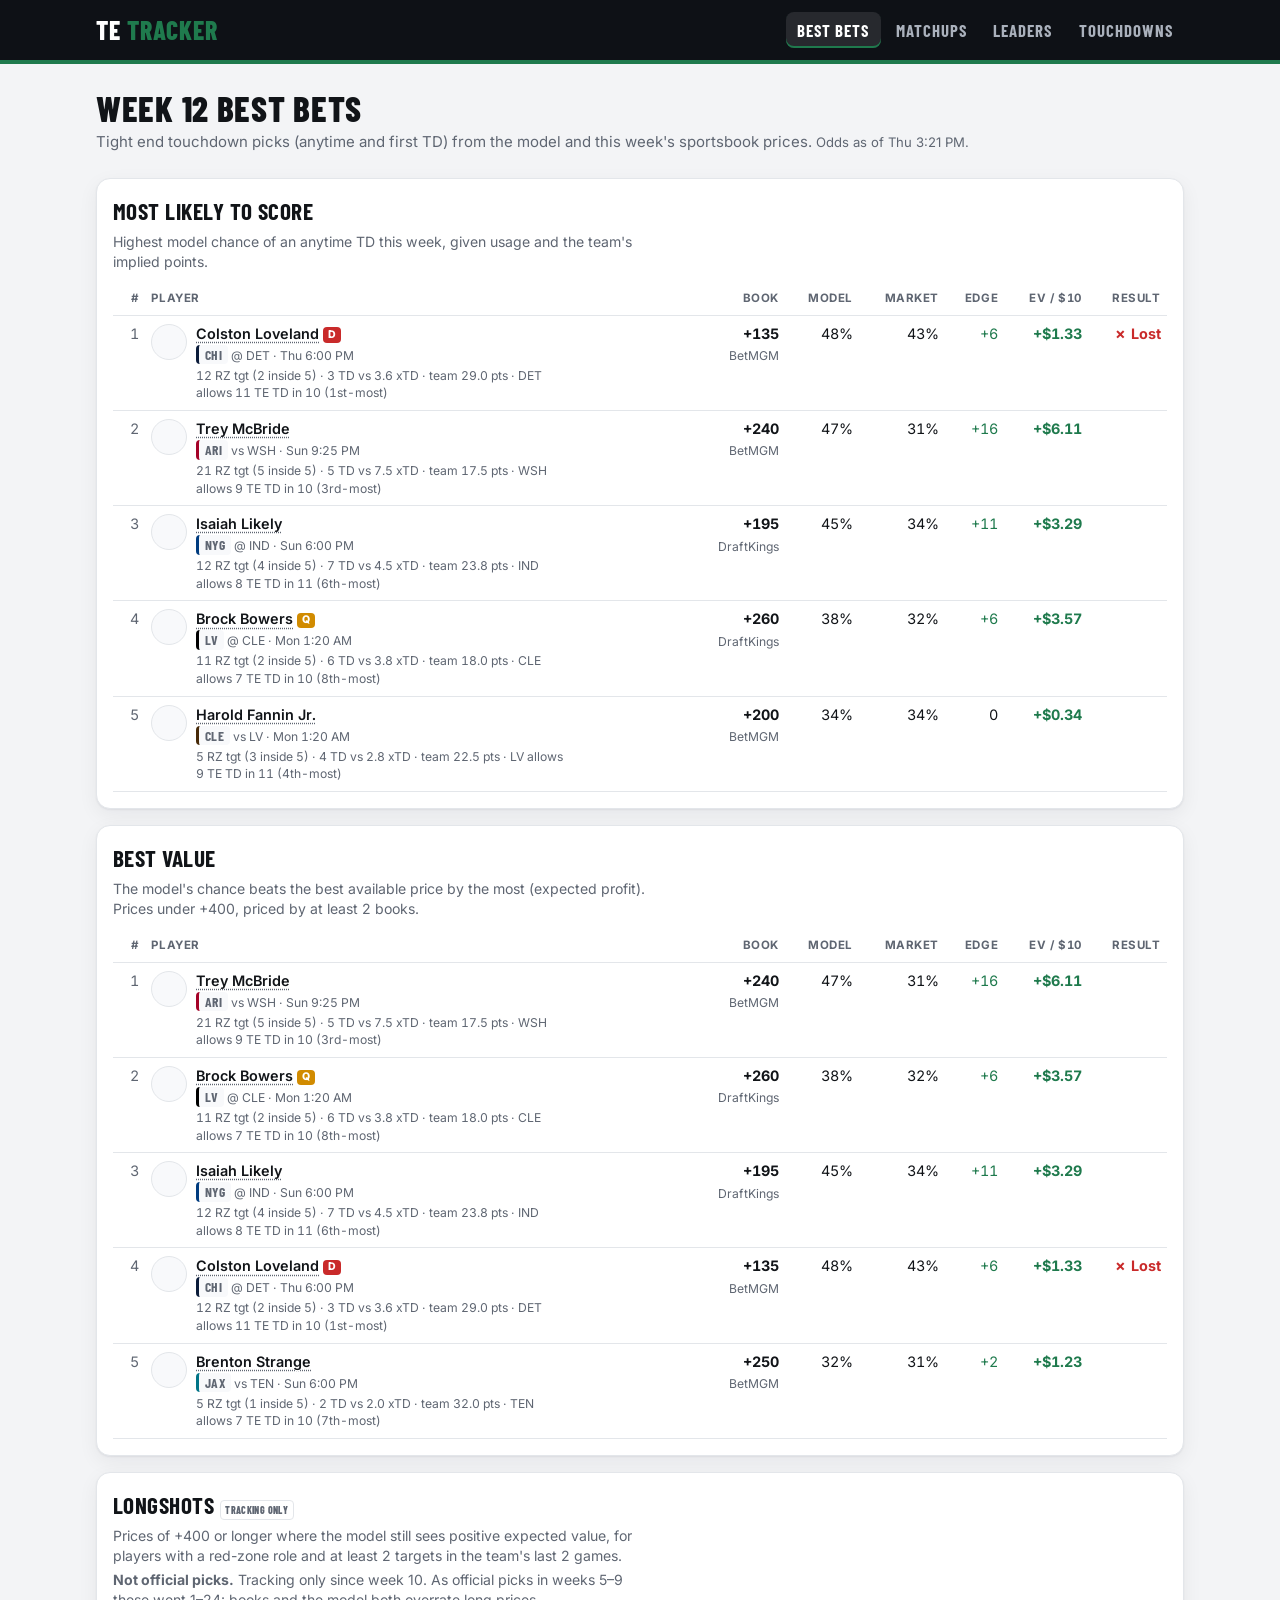
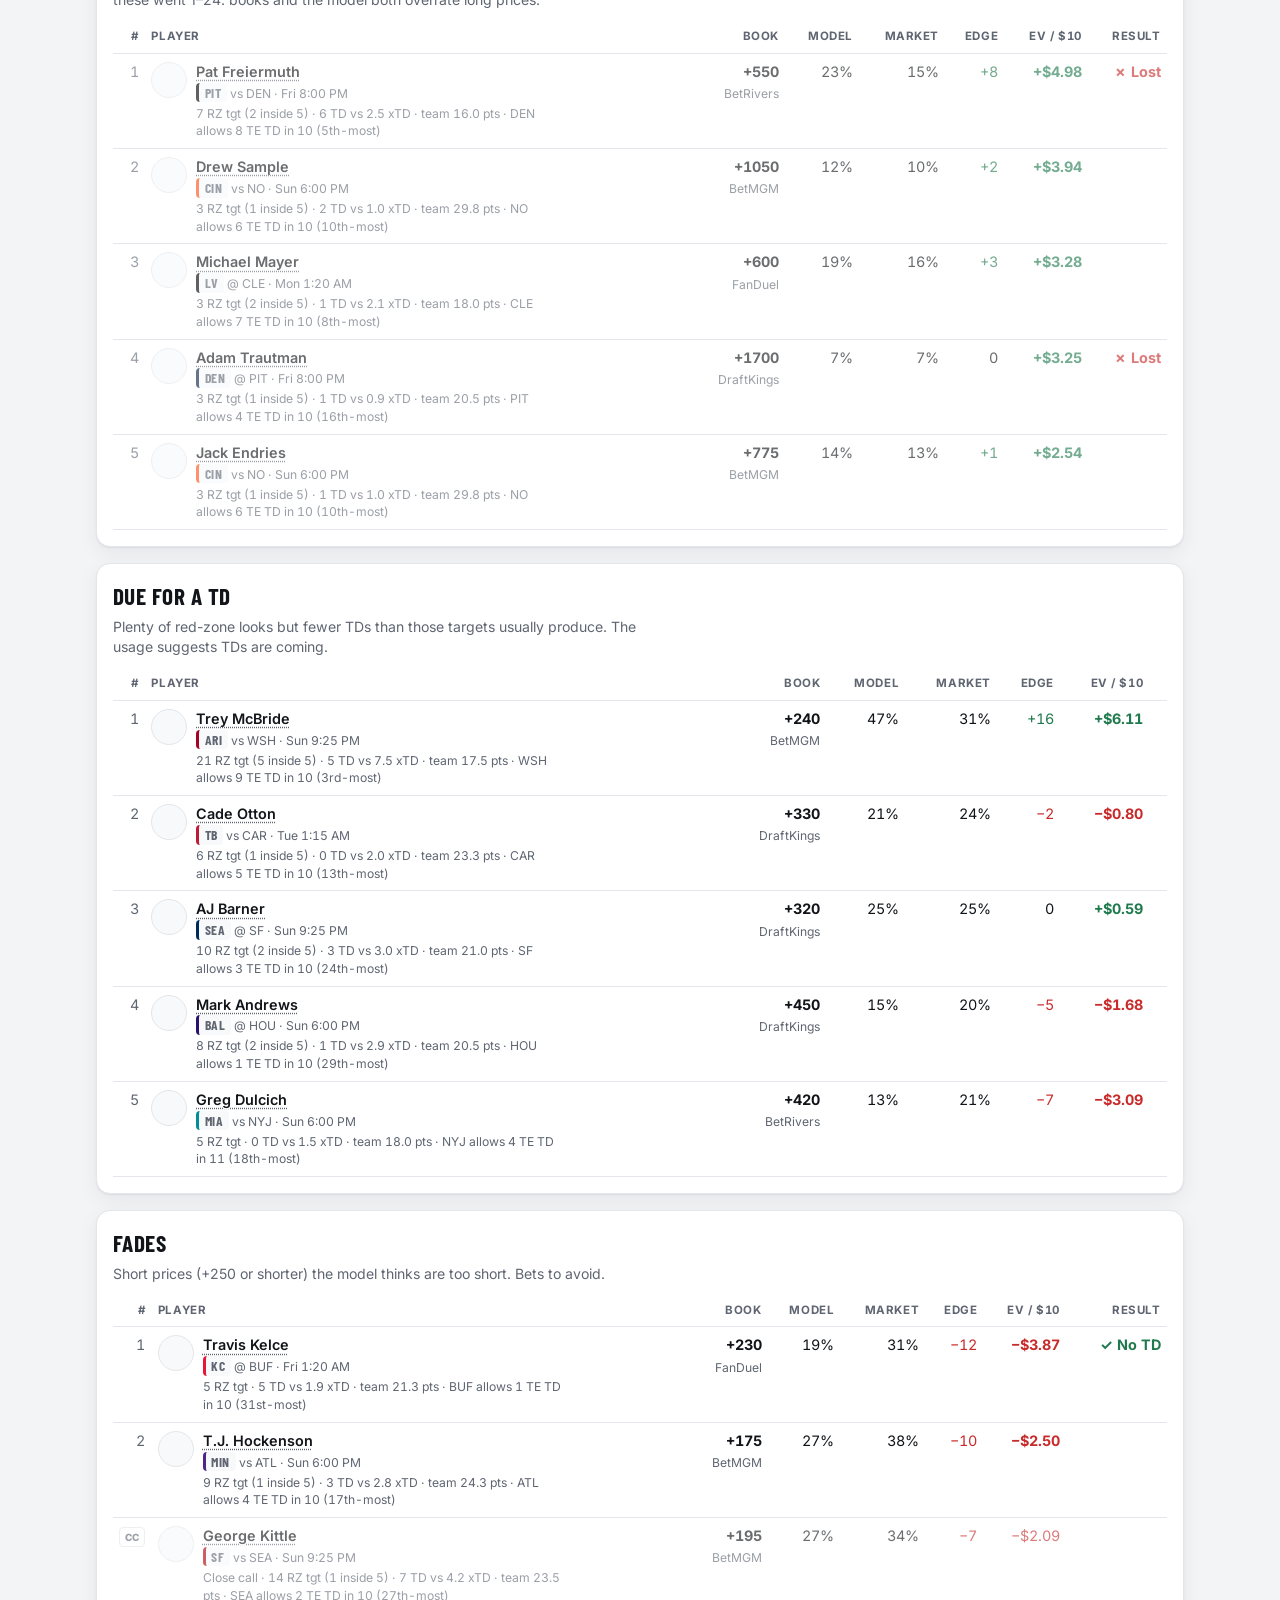
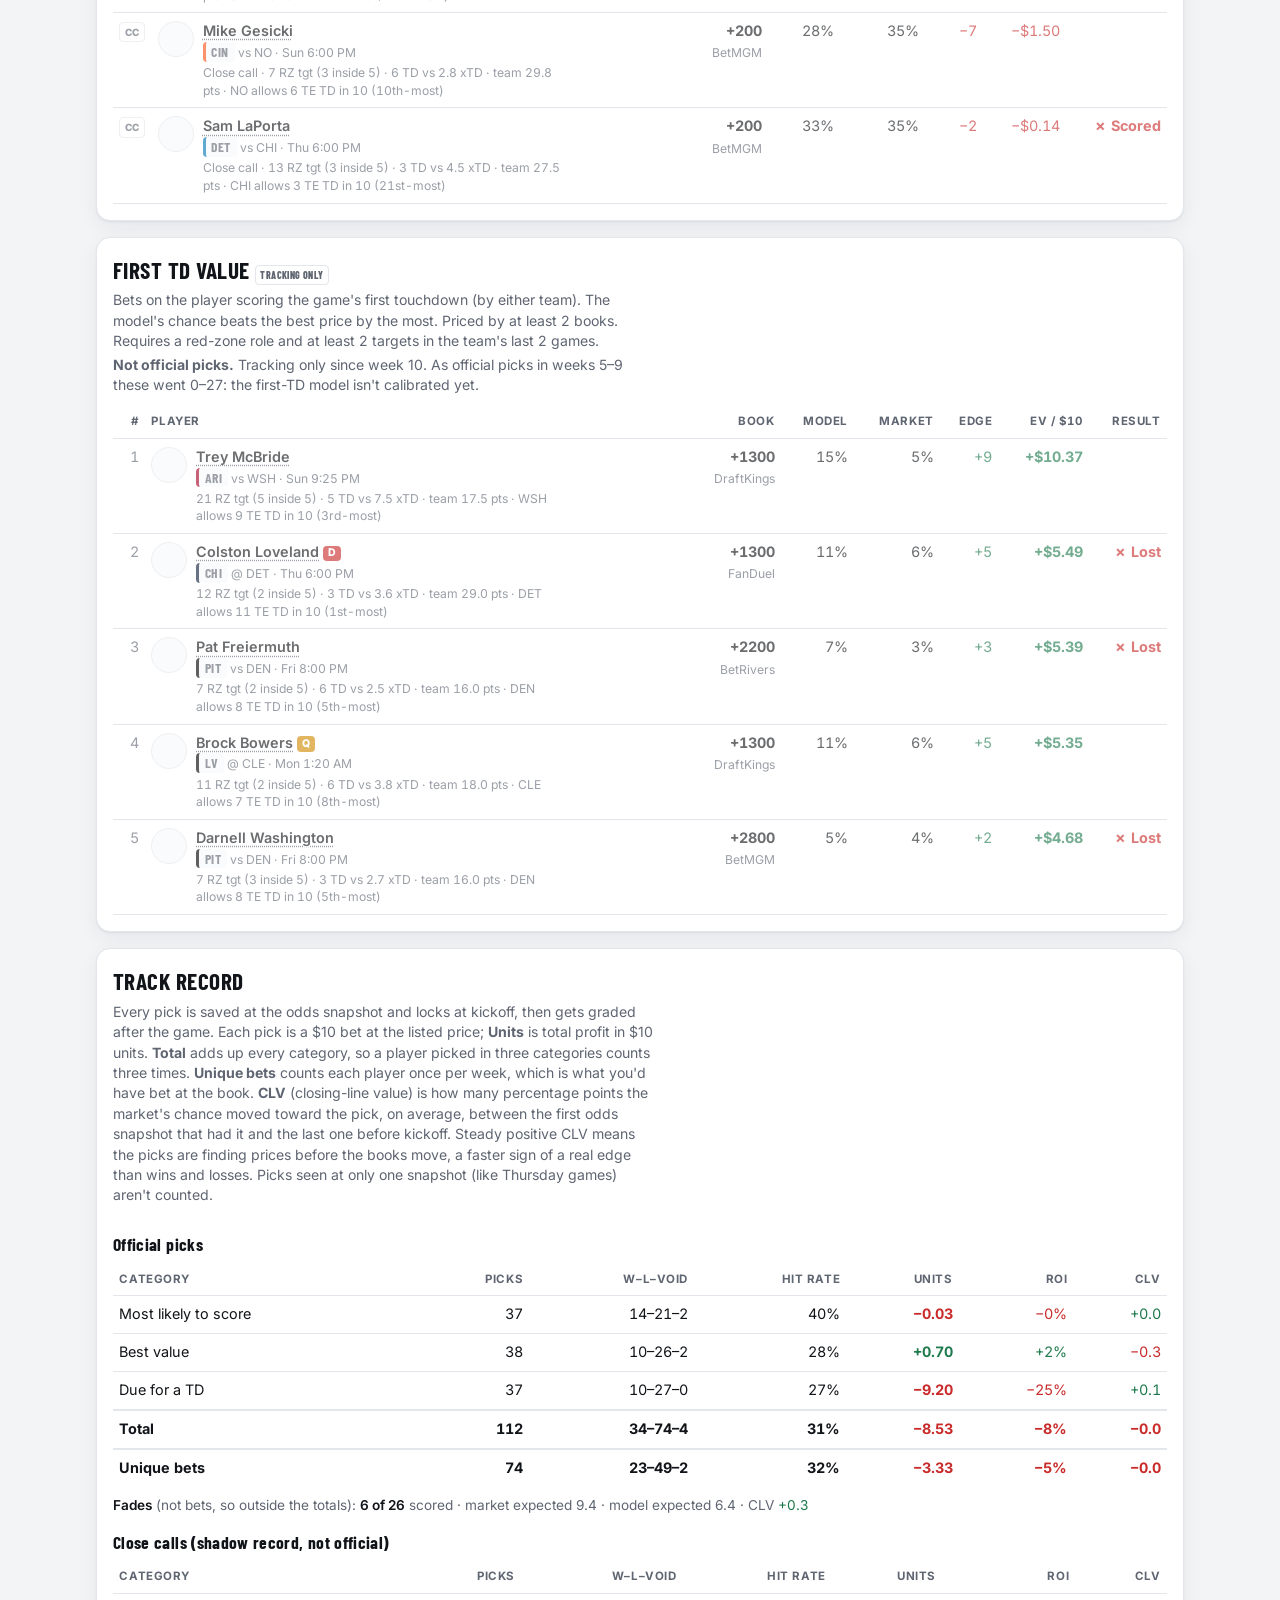
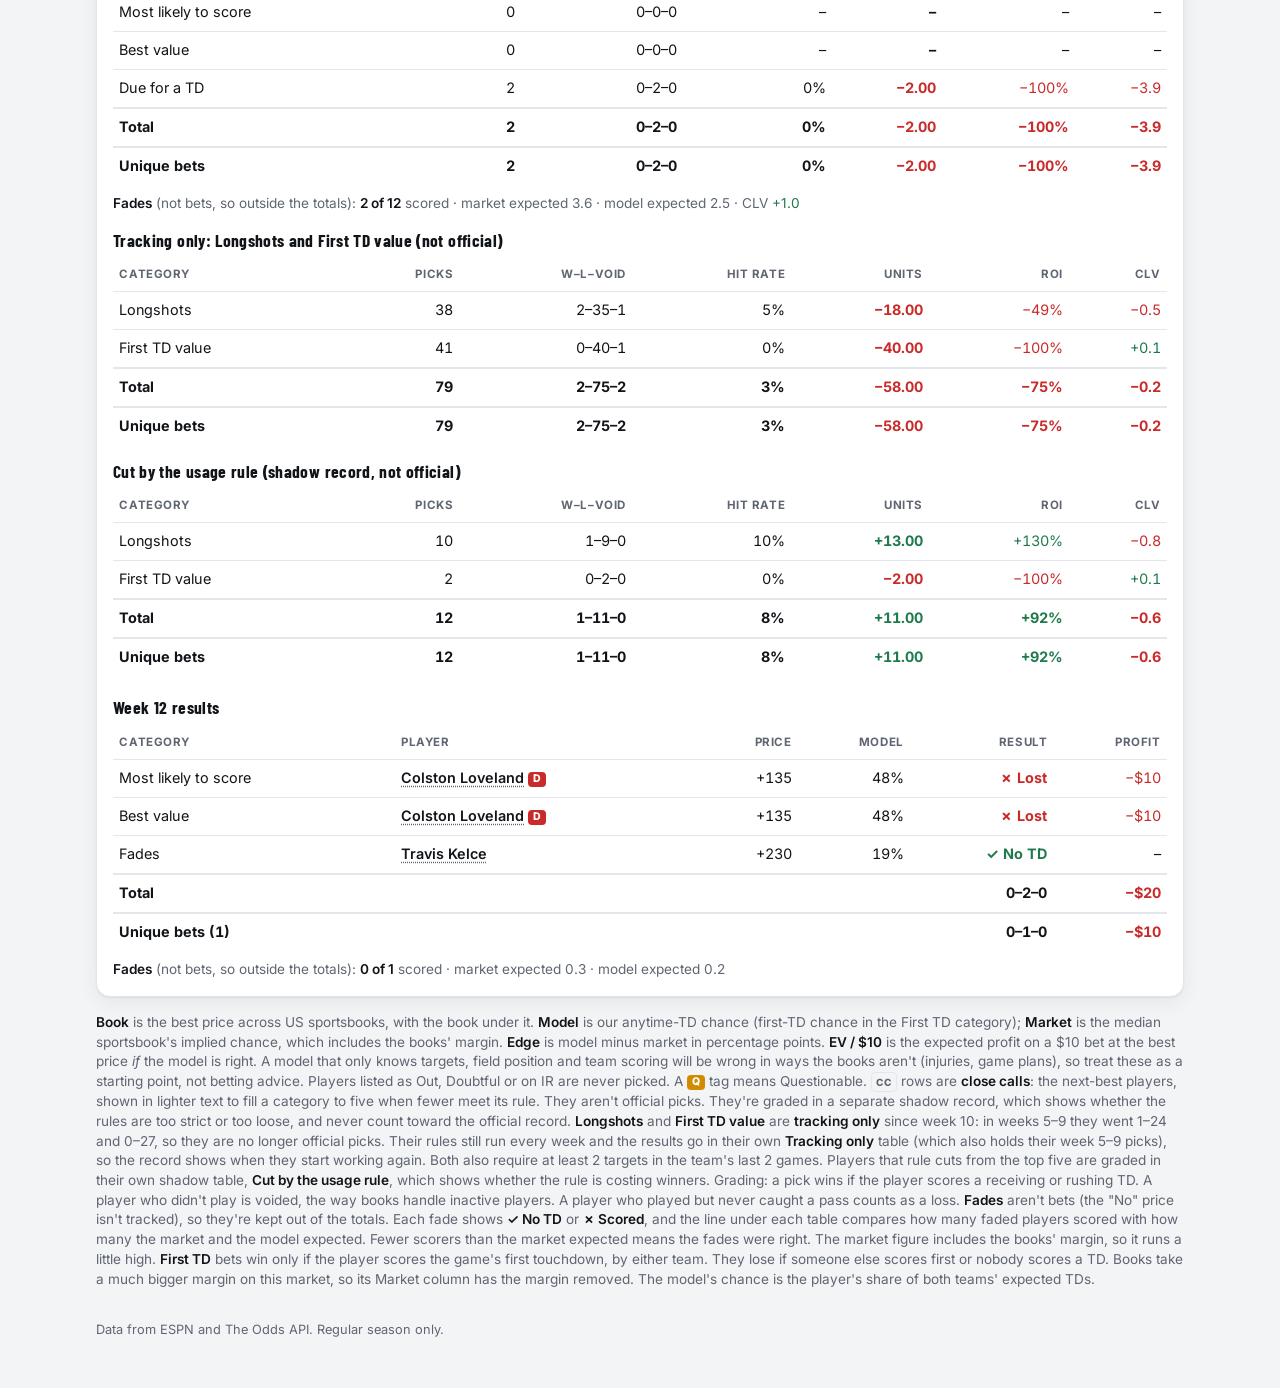
<file: index.html>
<!doctype html>
<html lang="en">
<head>
  <meta charset="utf-8">
  <meta name="viewport" content="width=device-width, initial-scale=1">
  <title>Best Bets — TE Tracker</title>
  <meta name="description" content="This week's tight end touchdown bets: best value, longshots, due for a TD, fades, and how past picks did.">
  <link rel="preconnect" href="https://fonts.googleapis.com">
  <link rel="preconnect" href="https://fonts.gstatic.com" crossorigin>
  <link rel="stylesheet" href="https://fonts.googleapis.com/css2?family=Barlow+Condensed:wght@600;700;800&family=Inter:wght@400;500;600;700&display=swap">
  <link rel="stylesheet" href="style.css?v=151af41d">
  <script>
    // Matchups was the home page briefly; forward its old ?open= links.
    if (new URLSearchParams(location.search).has("open")) location.replace("matchups.html" + location.search);
  </script>
</head>
<body>
  <header class="topbar">
    <div class="wrap">
      <a class="wordmark" href="./">TE <span>Tracker</span></a>
      <nav class="tabs">
        <a href="./" aria-current="page">Best Bets</a>
        <a href="matchups.html">Matchups</a>
        <a href="leaders.html">Leaders</a>
        <a href="touchdowns.html">Touchdowns</a>
      </nav>
    </div>
  </header>

  <main class="wrap">
    <div class="page-head">
      <h1 id="title">Best bets</h1>
      <p class="sub">Tight end touchdown picks (anytime and first TD) from the model and this week's sportsbook prices. <span class="updated" id="asof"></span></p>
    </div>
    <div id="status" hidden></div>
    <div class="banner" id="banner" hidden></div>

    <div id="cats" class="bets"></div>

    <section class="card" id="record-card">
      <div class="cat-head">
        <div>
          <h2>Track record</h2>
          <p>Every pick is saved at the odds snapshot and locks at kickoff, then gets graded after the game. Each pick is a $10 bet at the listed price; <b>Units</b> is total profit in $10 units. <b>Total</b> adds up every category, so a player picked in three categories counts three times. <b>Unique bets</b> counts each player once per week, which is what you'd have bet at the book. <b>CLV</b> (closing-line value) is how many percentage points the market's chance moved toward the pick, on average, between the first odds snapshot that had it and the last one before kickoff. Steady positive CLV means the picks are finding prices before the books move, a faster sign of a real edge than wins and losses. Picks seen at only one snapshot (like Thursday games) aren't counted.</p>
        </div>
      </div>
      <div class="table-wrap tight" style="margin-top:.75rem"><div id="record"></div></div>
      <div id="recent"></div>
    </section>

    <p class="note">
      <b>Book</b> is the best price across US sportsbooks, with the book under it. <b>Model</b> is our anytime-TD chance (first-TD chance in the First TD category); <b>Market</b> is the median sportsbook's implied chance, which includes the books' margin.
      <b>Edge</b> is model minus market in percentage points. <b>EV / $10</b> is the expected profit on a $10 bet at the best price
      <i>if</i> the model is right. A model that only knows targets, field position and team scoring will be wrong in ways the books
      aren't (injuries, game plans), so treat these as a starting point, not betting advice. Players listed as Out, Doubtful or on IR are
      never picked. A <span class="inj q">Q</span> tag means Questionable.
      <span class="cc">CC</span> rows are <b>close calls</b>: the next-best players, shown in lighter text to fill a category to five when
      fewer meet its rule. They aren't official picks. They're graded in a separate shadow record, which shows whether
      the rules are too strict or too loose, and never count toward the official record.
      <b>Longshots</b> and <b>First TD value</b> are <b>tracking only</b> since week 10: in weeks 5–9 they went 1–24 and 0–27, so they
      are no longer official picks. Their rules still run every week and the results go in their own <b>Tracking only</b> table
      (which also holds their week 5–9 picks), so the record shows when they start working again.
      Both also require at least 2 targets in the team's last 2 games. Players that rule cuts from the
      top five are graded in their own shadow table, <b>Cut by the usage rule</b>, which shows whether the rule is costing winners.
      Grading: a pick wins if the player scores a receiving or rushing TD. A player who didn't play is voided, the way books handle
      inactive players. A player who played but never caught a pass counts as a loss.
      <b>Fades</b> aren't bets (the "No" price isn't tracked), so they're kept out of the totals. Each fade shows <b>✓ No TD</b> or
      <b>✗ Scored</b>, and the line under each table compares how many faded players scored with how many the market and the model
      expected. Fewer scorers than the market expected means the fades were right. The market figure includes the books' margin, so
      it runs a little high.
      <b>First TD</b> bets win only if the player scores the game's first touchdown, by either team. They lose if someone else scores first
      or nobody scores a TD. Books take a much bigger margin on this market, so its Market column has the margin removed. The model's chance
      is the player's share of both teams' expected TDs.
    </p>
    <footer>Data from ESPN and The Odds API. Regular season only.</footer>
  </main>

  <script src="model.js?v=3830f7f6"></script>
  <script src="common.js?v=7c817432"></script>
  <script>
    const $ = (id) => document.getElementById(id);
    let data, picksStore = null;

    // Bet size shown on the page. Picks store ev and profit per $100, so they're scaled at display time.
    const STAKE = 10;
    const dollars = (per100) => {
      const v = Math.abs(per100 * STAKE / 100);
      return `$${Number.isInteger(Math.round(v * 100) / 100) ? Math.round(v) : v.toFixed(2)}`;
    };
    const evText = (ev) => (ev == null ? "–" : signed(ev, dollars(ev)));
    // Fades aren't bets, so they read as what happened to the player rather than Won / Lost.
    const resultText = (r, cat) =>
      r === "won" ? `<span class="result pos">✓ ${cat === "fade" ? "No TD" : "Won"}</span>` : r === "lost" ? `<span class="result neg">✗ ${cat === "fade" ? "Scored" : "Lost"}</span>` : r === "void" ? `<span class="result muted">Void</span>` : "";

    function pickRow(p, i) {
      if (p.close) return closeRow(p);
      // Tracking-only picks keep their rank but read lighter, like close calls: they aren't official.
      const player = data.players[p.playerId];
      const a = { id: p.playerId, player: player ?? { name: p.name } };
      const when = new Date(p.kickoff).toLocaleString(undefined, { weekday: "short", hour: "numeric", minute: "2-digit" });
      return `<tr${p.tracking ? ` class="close"` : ""}>
        <td class="rank">${i + 1}</td>
        <td class="l"><div class="who">${headshot(player, 36)}<div>${playerLink(a)} <small>${teamChip(data, p.team)} ${p.home ? "vs" : "@"} ${esc(p.opp)} · ${esc(when)}</small><span class="why">${esc(p.why ?? "")}</span></div></div></td>
        <td class="key">${p.price != null ? americanText(p.price) : `<span class="muted">no line</span>`}${p.book ? `<small class="why" style="max-width:none">${esc(p.book)}</small>` : ""}</td>
        <td>${fmt.pct0(p.modelProb)}</td>
        <td>${fmt.pct0(p.marketProb)}</td>
        <td>${p.marketProb != null ? edgeCell(p.modelProb, p.marketProb) : `<span class="muted">–</span>`}</td>
        <td class="key">${evText(p.ev)}</td>
        <td>${resultText(p.result, p.cat)}</td>
      </tr>`;
    }

    // Next-best players that miss the category's rule: shown to fill the list, never recorded or graded.
    function closeRow(p) {
      const player = data.players[p.playerId];
      const a = { id: p.playerId, player: player ?? { name: p.name } };
      const when = new Date(p.kickoff).toLocaleString(undefined, { weekday: "short", hour: "numeric", minute: "2-digit" });
      return `<tr class="close">
        <td class="rank"><span class="cc">CC</span></td>
        <td class="l"><div class="who">${headshot(player, 36)}<div>${playerLink(a)} <small>${teamChip(data, p.team)} ${p.home ? "vs" : "@"} ${esc(p.opp)} · ${esc(when)}</small><span class="why">Close call · ${esc(p.why ?? "")}</span></div></div></td>
        <td class="key">${p.price != null ? americanText(p.price) : "–"}${p.book ? `<small class="why" style="max-width:none">${esc(p.book)}</small>` : ""}</td>
        <td>${fmt.pct0(p.modelProb)}</td><td>${fmt.pct0(p.marketProb)}</td>
        <td>${p.marketProb != null ? edgeCell(p.modelProb, p.marketProb) : "–"}</td><td>${evText(p.ev)}</td><td>${resultText(p.result, p.cat)}</td>
      </tr>`;
    }

    function renderCats(week, picks, source, close) {
      $("cats").innerHTML = BET_CATEGORIES.map((c) => {
        const real = picks.filter((p) => p.cat === c.key && !p.shadow);
        const ids = new Set(real.map((p) => p.playerId));
        const savedClose = picks.filter((p) => p.cat === c.key && p.shadow && !p.excluded);
        const pool = source === "saved" ? savedClose : close[c.key] ?? [];
        const fill = pool.filter((p) => !ids.has(p.playerId)).slice(0, Math.max(0, PICKS_PER_CATEGORY - real.length));
        // A paused category shows the picks its rule would make, marked tracking only, with no close calls.
        const tracked = picks.filter((p) => p.cat === c.key && p.excluded === "paused").map((p) => ({ ...p, tracking: true }));
        const rows = c.paused ? tracked : [...real, ...fill.map((p) => ({ ...p, cat: c.key, close: true }))];
        const anyResult = rows.some((p) => p.result);
        return `<section class="card">
          <div class="cat-head"><div><h2>${esc(c.label)}${c.paused ? ` <span class="cc">Tracking only</span>` : ""}</h2><p>${esc(c.blurb)}</p>${
            c.paused ? `<p><b>Not official picks.</b> ${esc(c.paused)}</p>` : ""}</div></div>
          ${rows.length
            ? `<div class="table-wrap tight" style="margin-top:.6rem"><table class="grid"><thead><tr>
                <th class="rank">#</th><th class="l">Player</th><th>Book</th><th>Model</th>
                <th>Market</th><th>Edge</th>
                <th>EV / $${STAKE}</th><th>${anyResult ? "Result" : ""}</th>
              </tr></thead><tbody>${rows.map(pickRow).join("")}</tbody></table></div>`
            : `<p class="muted" style="margin:.6rem 0 0">No player meets this rule ${source === "live" && !data.odds ? "until sportsbook lines are in" : "this week"}.</p>`}
        </section>`;
      }).join("");
    }

    function renderRecord() {
      const all = Object.entries(picksStore?.weeks ?? {}).flatMap(([w, wk]) => wk.picks.map((p) => ({ ...p, week: +w })));
      const graded = all.filter((p) => p.result && !p.shadow);
      const shadow = all.filter((p) => p.result && p.shadow && !p.excluded);
      const excluded = all.filter((p) => p.result && p.excluded === "usage");
      const paused = all.filter((p) => p.result && p.excluded === "paused");
      const pausedKeys = BET_CATEGORIES.filter((c) => c.paused).map((c) => c.key);
      const officialKeys = BET_CATEGORIES.filter((c) => !c.paused).map((c) => c.key);
      if (!graded.length && !shadow.length && !excluded.length && !paused.length) {
        $("record").innerHTML = `<p class="muted">No graded picks yet. Results appear after this week's games are final.</p>`;
        $("recent").innerHTML = "";
        return;
      }
      $("record").innerHTML = recordTable(graded, "Official picks", officialKeys) + (shadow.length ? recordTable(shadow, "Close calls (shadow record, not official)", officialKeys) : "") +
        (paused.length ? recordTable(paused, "Tracking only: Longshots and First TD value (not official)", pausedKeys) : "") +
        (excluded.length ? recordTable(excluded, "Cut by the usage rule (shadow record, not official)", ["longshot", "first"]) : "");
      if (!graded.length) {
        $("recent").innerHTML = "";
        return;
      }
      const lastWeek = Math.max(...graded.map((p) => p.week));
      renderRecent(graded.filter((p) => p.week === lastWeek), lastWeek);
    }

    function recordTable(graded, title, only = null) {
      // Fades get their own line under the table: a fade "wins" about 65% of the time with no skill at all,
      // so counting them in the totals would pad the hit rate.
      const bets = graded.filter((p) => p.cat !== "fade");
      const rows = BET_CATEGORIES.filter((c) => c.key !== "fade" && (!only || only.includes(c.key))).map((c) => ({ label: c.label, ...recordStats(bets.filter((p) => p.cat === c.key)) }));
      // Totals pool every pick, so hit rate, ROI and CLV are weighted by pick count, not averaged across categories.
      const total = { label: "Total", ...recordStats(bets) };
      const unique = { label: "Unique bets", ...recordStats(uniqueBets(bets)) };
      return `<h3 style="margin:.9rem 0 .3rem">${esc(title)}</h3><table class="grid"><thead><tr><th class="l">Category</th><th>Picks</th><th>W–L–Void</th><th>Hit rate</th><th>Units</th><th>ROI</th><th>CLV</th></tr></thead><tbody>${rows
        .map(recordRow).join("")}</tbody><tfoot>${recordRow(total)}${recordRow(unique)}</tfoot></table>${fadeLine(graded.filter((p) => p.cat === "fade"))}`;
    }

    // A fade claims the market overrates the player, so it's judged by how many faded players scored
    // against how many the market and the model expected, not by wins and losses.
    function fadeLine(fades) {
      const played = fades.filter((p) => p.result !== "void");
      if (!played.length) return "";
      const scored = played.filter((p) => p.scored).length;
      const expect = (k) => played.reduce((s, p) => s + (p[k] ?? 0), 0).toFixed(1);
      const moves = played.map(marketMove).filter((m) => m != null);
      const clv = moves.length ? moves.reduce((s, m) => s + m, 0) / moves.length : null;
      return `<p class="note"><b>Fades</b> (not bets, so outside the totals): <b>${scored} of ${played.length}</b> scored · market expected ${expect("marketProb")} · model expected ${expect("modelProb")}${
        clv == null ? "" : ` · CLV ${signed(clv, (clv * 100).toFixed(1))}`}</p>`;
    }

    function recordStats(g) {
      const won = g.filter((p) => p.result === "won").length, lost = g.filter((p) => p.result === "lost").length, vd = g.filter((p) => p.result === "void").length;
      const staked = g.filter((p) => p.profit != null && p.result !== "void");
      const profit = staked.reduce((s, p) => s + p.profit, 0);
      const moves = g.map(marketMove).filter((m) => m != null);
      return { n: g.length, won, lost, vd, hit: won + lost ? won / (won + lost) : null, units: staked.length ? profit / 100 : null, roi: staked.length ? profit / (100 * staked.length) : null,
        clv: moves.length ? moves.reduce((s, m) => s + m, 0) / moves.length : null };
    }

    const recordRow = (r) => `<tr><td class="l">${esc(r.label)}</td><td>${r.n}</td><td>${r.won}–${r.lost}–${r.vd}</td><td>${fmt.pct0(r.hit)}</td>
      <td class="key">${r.units == null ? "–" : signed(r.units, r.units.toFixed(2))}</td>
      <td>${r.roi == null ? "–" : signed(r.roi, `${(r.roi * 100).toFixed(0)}%`)}</td>
      <td>${r.clv == null ? "–" : signed(r.clv, (r.clv * 100).toFixed(1))}</td></tr>`;

    // Green/red with a real minus sign; `text` is the formatted value, sign included or not.
    const signed = (v, text) => `<span class="${v > 0 ? "pos" : v < 0 ? "neg" : ""}">${v > 0 ? "+" : v < 0 ? "−" : ""}${text.replace(/^-/, "")}</span>`;

    // The same player often lands in several categories (e.g. Most likely and Best value), which is one bet
    // at the book. Keep one pick per week, player and market so the total isn't counted twice.
    function uniqueBets(picks) {
      const seen = new Map();
      for (const p of picks) {
        const market = p.cat === "first" || p.cat === "fade" ? p.cat : "anytime";
        const key = `${p.week}|${p.playerId}|${market}`;
        if (!seen.has(key)) seen.set(key, p);
      }
      return [...seen.values()];
    }

    // Closing-line value: how far the market's chance moved from the first snapshot that had this pick to
    // the last one before kickoff, in the pick's favor. Picks seen at only one snapshot have no move.
    function marketMove(p) {
      if (!p.openOddsAt || p.openOddsAt === p.oddsAt || p.openMarketProb == null || p.marketProb == null) return null;
      const move = p.marketProb - p.openMarketProb;
      return p.cat === "fade" ? -move : move;
    }

    function renderRecent(recent, lastWeek) {
      const bets = recent.filter((p) => p.cat !== "fade");
      const footRow = (label, r) => `<tr><td class="l" colspan="4">${label}${label === "Unique bets" ? ` (${r.n})` : ""}</td><td>${r.won}–${r.lost}–${r.vd}</td>
        <td>${r.units == null ? "–" : signed(r.units, dollars(r.units * 100))}</td></tr>`;
      $("recent").innerHTML = `<h3 style="margin:1.2rem 0 .4rem">Week ${lastWeek} results</h3><div class="table-wrap tight"><table class="grid"><thead><tr>
        <th class="l">Category</th><th class="l">Player</th><th>Price</th><th>Model</th><th>Result</th><th>Profit</th></tr></thead><tbody>${recent
        .map((p) => `<tr><td class="l">${esc(BET_CATEGORIES.find((c) => c.key === p.cat)?.label ?? p.cat)}</td>
          <td class="l">${playerLink({ id: p.playerId, player: data.players[p.playerId] ?? { name: p.name } })}</td>
          <td>${p.price != null ? americanText(p.price) : "–"}</td><td>${fmt.pct0(p.modelProb)}</td><td>${resultText(p.result, p.cat)}</td>
          <td>${p.profit == null ? "–" : signed(p.profit, dollars(p.profit))}</td></tr>`)
        .join("")}</tbody><tfoot>${footRow("Total", recordStats(bets))}${footRow("Unique bets", recordStats(uniqueBets(bets)))}</tfoot></table></div>${fadeLine(recent.filter((p) => p.cat === "fade"))}`;
    }

    (async () => {
      try {
        data = await loadData();
        try {
          const r = await fetch(`data/picks-${data.season}.json`, { cache: "no-cache" });
          picksStore = r.ok ? await r.json() : null;
        } catch {}
        const live = bestBets(data);
        const week = live.week ?? data.schedule?.week;
        $("title").textContent = week ? `Week ${week} best bets` : "Best bets";
        document.title = week ? `Week ${week} Best Bets — TE Tracker` : "Best Bets — TE Tracker";
        // Show the saved (official, graded) picks when this week has them; otherwise a live preview.
        const saved = picksStore?.weeks?.[week]?.picks;
        let picks, source;
        if (saved?.length) {
          picks = saved;
          source = "saved";
          const at = saved.map((p) => p.oddsAt ?? p.takenAt).filter(Boolean).sort().at(-1);
          $("asof").textContent = at ? `Odds as of ${new Date(at).toLocaleString(undefined, { weekday: "short", hour: "numeric", minute: "2-digit" })}.` : "";
        } else {
          picks = [
            ...Object.entries(live.cats).flatMap(([cat, rows]) => rows.map((p) => ({ ...p, cat }))),
            ...Object.entries(live.paused).flatMap(([cat, rows]) => rows.map((p) => ({ ...p, cat, shadow: true, excluded: "paused" }))),
          ];
          source = "live";
          $("asof").textContent = data.odds ? `${oddsAsOf(data)}.` : "";
          $("banner").hidden = false;
          $("banner").innerHTML = live.priced
            ? `<b>Preview.</b> These picks become official (and get graded) at the next odds snapshot: Thursday late morning and early Sunday morning (ET).`
            : `<b>Lines aren't up yet.</b> Sportsbooks post most TE props midweek, so the price-based picks fill in after Thursday's late-morning (ET) snapshot. "Most likely to score" below uses the model alone.`;
        }
        renderCats(week, picks, source, live.closeCalls);
        renderRecord();
      } catch (err) {
        showError(err);
      }
    })();
  </script>
</body>
</html>
</file>
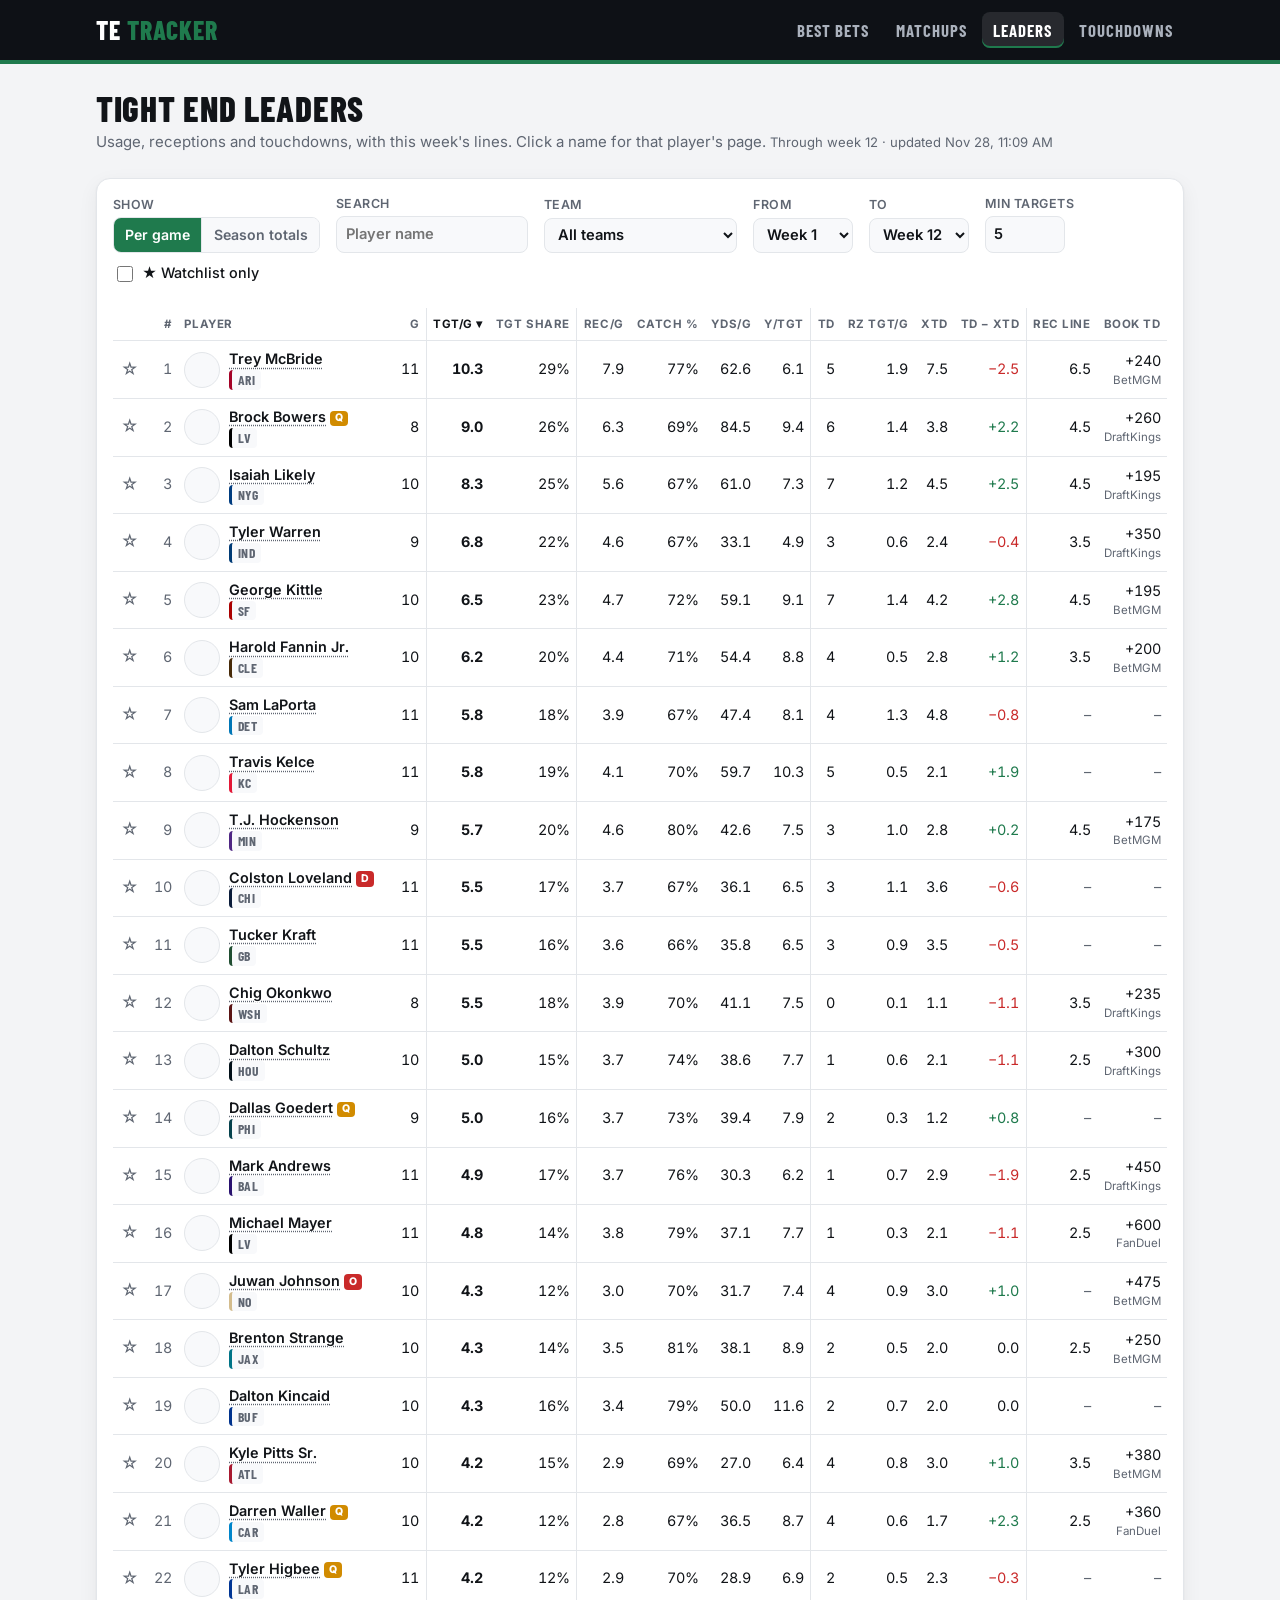
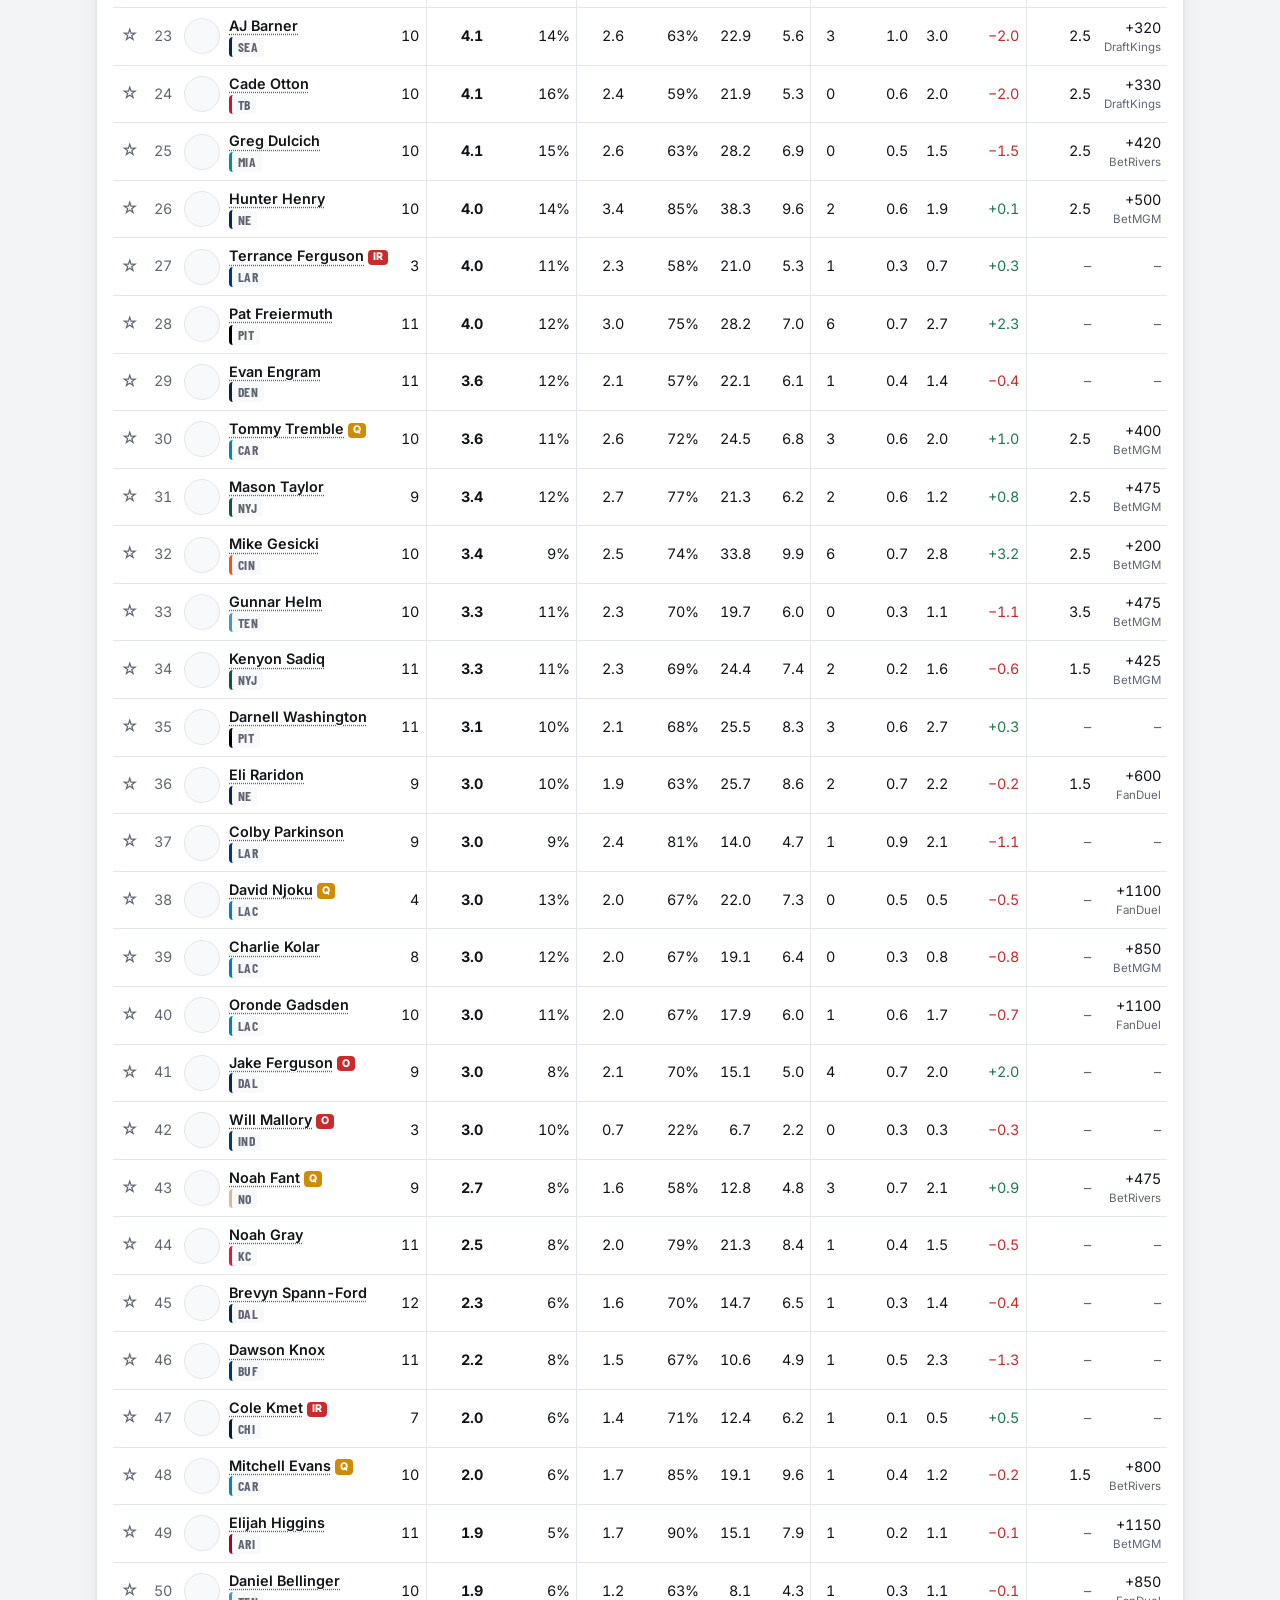
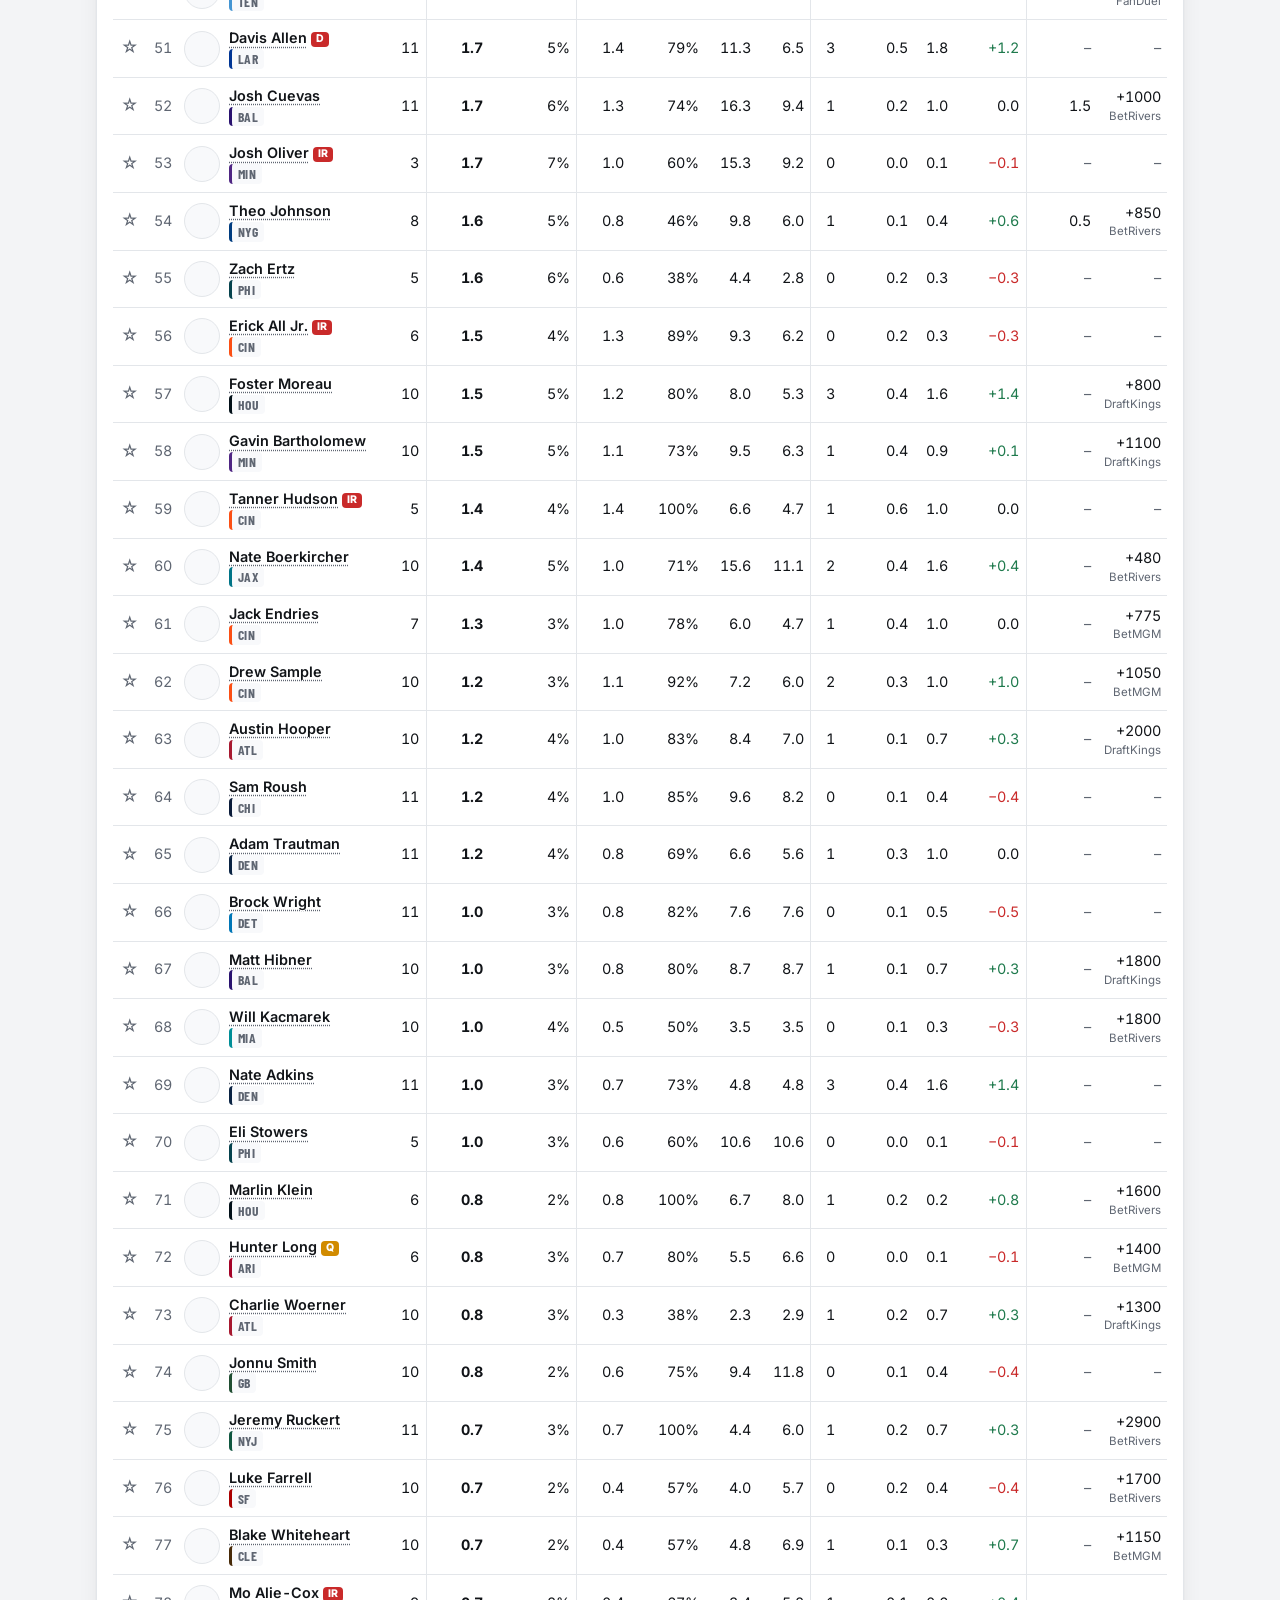
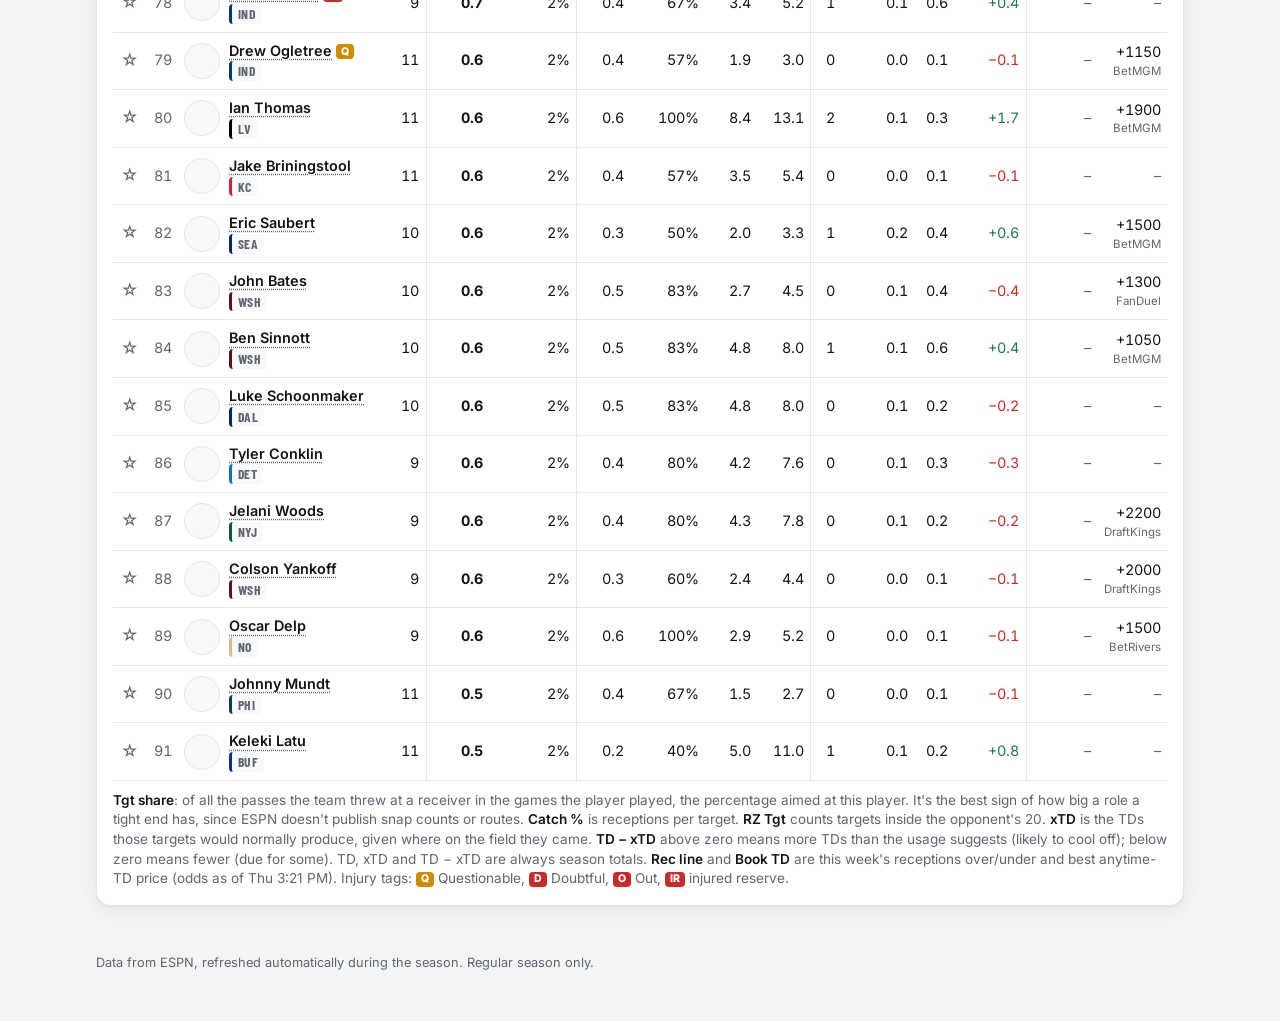
<file: leaders.html>
<!doctype html>
<html lang="en">
<head>
  <meta charset="utf-8">
  <meta name="viewport" content="width=device-width, initial-scale=1">
  <title>TE Tracker — NFL Tight End Usage & Touchdowns</title>
  <meta name="description" content="NFL tight end usage, receptions and touchdowns, with this week's sportsbook lines.">
  <link rel="preconnect" href="https://fonts.googleapis.com">
  <link rel="preconnect" href="https://fonts.gstatic.com" crossorigin>
  <link rel="stylesheet" href="https://fonts.googleapis.com/css2?family=Barlow+Condensed:wght@600;700;800&family=Inter:wght@400;500;600;700&display=swap">
  <link rel="stylesheet" href="style.css?v=151af41d">
</head>
<body>
  <header class="topbar">
    <div class="wrap">
      <a class="wordmark" href="./">TE <span>Tracker</span></a>
      <nav class="tabs">
        <a href="./">Best Bets</a>
        <a href="matchups.html">Matchups</a>
        <a href="leaders.html" aria-current="page">Leaders</a>
        <a href="touchdowns.html">Touchdowns</a>
      </nav>
    </div>
  </header>

  <main class="wrap">
    <div class="page-head">
      <h1>Tight end leaders</h1>
      <p class="sub">Usage, receptions and touchdowns, with this week's lines. Click a name for that player's page. <span class="updated" id="updated"></span></p>
    </div>
    <div id="status" hidden></div>

    <section class="card">
      <div class="controls">
        <div class="field">Show
          <div class="seg" id="mode">
            <button type="button" data-v="pg" aria-pressed="true">Per game</button>
            <button type="button" data-v="tot" aria-pressed="false">Season totals</button>
          </div>
        </div>
        <label class="field">Search<input type="search" id="q" placeholder="Player name"></label>
        <label class="field">Team<select id="team"><option value="">All teams</option></select></label>
        <label class="field">From<select id="from"></select></label>
        <label class="field">To<select id="to"></select></label>
        <label class="field">Min targets<input type="number" id="minTgt" min="0" step="1" value="5"></label>
        <label class="field inline"><input type="checkbox" id="watch"> ★ Watchlist only</label>
      </div>
      <div class="table-wrap tight" style="margin-top:1rem"><div id="table"></div></div>
      <p class="note">
        <b>Tgt share</b>: of all the passes the team threw at a receiver in the games the player played, the percentage aimed at this
        player. It's the best sign of how big a role a tight end has, since ESPN doesn't publish snap counts or routes.
        <b>Catch %</b> is receptions per target. <b>RZ Tgt</b> counts targets inside the opponent's 20.
        <b>xTD</b> is the TDs those targets would normally produce, given where on the field they came. <b>TD − xTD</b> above zero means
        more TDs than the usage suggests (likely to cool off); below zero means fewer (due for some). TD, xTD and TD − xTD are
        always season totals. <b>Rec line</b> and <b>Book TD</b> are this week's receptions over/under and best anytime-TD price
        (<span id="odds-asof">no odds snapshot yet</span>). Injury tags: <span class="inj q">Q</span> Questionable, <span class="inj">D</span> Doubtful, <span class="inj">O</span> Out, <span class="inj">IR</span> injured reserve.
      </p>
    </section>

    <footer>Data from ESPN, refreshed automatically during the season. Regular season only.</footer>
  </main>

  <script src="model.js?v=3830f7f6"></script>
  <script src="common.js?v=7c817432"></script>
  <script>
    const $ = (id) => document.getElementById(id);
    const state = { sort: "tgt", dir: "desc", mode: "pg" };
    let data, weekOdds = {};

    // Volume stats switch between per-game and season totals; TD columns are always totals.
    const vol = (key, label, opts = {}) => ({
      key, label, cls: opts.cls,
      sort: (r) => (state.mode === "pg" ? r[key] / r.gp : r[key]),
      fmt: (r) => (state.mode === "pg" ? fmt.d1(r[key] / r.gp) : fmt.int(r[key])),
    });

    function columns() {
      const pg = state.mode === "pg";
      return [
        { key: "star", label: "", cls: "c", nosort: true, fmt: (r) => starButton(r.id, getWatchlist().has(r.id)) },
        { key: "rank", label: "#", cls: "rank", nosort: true, fmt: (r, i) => i + 1 },
        { key: "name", label: "Player", cls: "l", asc: true, sort: (r) => r.player?.name ?? "",
          fmt: (r) => `<div class="who">${headshot(r.player)}<div>${playerLink(r)}<small>${teamChip(data, r.team)}</small></div></div>` },
        { key: "gp", label: "G", fmt: (r) => r.gp },
        { ...vol("tgt", pg ? "Tgt/G" : "Tgt"), cls: "sep key" },
        { key: "tgtShare", label: "Tgt share", fmt: (r) => fmt.pct0(r.tgtShare) },
        vol("rec", pg ? "Rec/G" : "Rec", { cls: "sep" }),
        { key: "catchPct", label: "Catch %", fmt: (r) => fmt.pct0(r.catchPct) },
        vol("yds", pg ? "Yds/G" : "Yds"),
        { key: "ypt", label: "Y/Tgt", fmt: (r) => fmt.d1(r.ypt) },
        { key: "td", label: "TD", cls: "sep", sort: (r) => r.td + r.rushTd, fmt: (r) => r.td + r.rushTd },
        vol("tgt20", pg ? "RZ Tgt/G" : "RZ Tgt"),
        { key: "xtd", label: "xTD", fmt: (r) => fmt.d1(r.xtd) },
        { key: "tdDiff", label: "TD − xTD", fmt: (r) => `<span class="${r.tdDiff >= 0.05 ? "pos" : r.tdDiff <= -0.05 ? "neg" : ""}">${fmt.signed(r.tdDiff)}</span>` },
        { key: "recLine", label: "Rec line", cls: "sep", sort: (r) => weekOdds[r.id]?.rec?.line, fmt: (r) => (weekOdds[r.id]?.rec ? weekOdds[r.id].rec.line : `<span class="muted">–</span>`) },
        { key: "bookTd", label: "Book TD", sort: (r) => impliedProb(weekOdds[r.id]?.td?.best), fmt: (r) => bookTdCell(weekOdds[r.id]) },
      ];
    }

    function readControls() {
      return {
        q: $("q").value.trim(), team: $("team").value, from: +$("from").value, to: +$("to").value,
        minTgt: +$("minTgt").value || 0, watch: $("watch").checked,
      };
    }

    function render() {
      const c = readControls();
      if (c.from > c.to) [c.from, c.to] = [c.to, c.from];
      const watch = getWatchlist();
      const q = c.q.toLowerCase();
      const rows = aggregate(data, gamesFor(data, c)).filter(
        (r) => r.tgt >= c.minTgt && (!c.watch || watch.has(r.id)) && (!q || (r.player?.name ?? "").toLowerCase().includes(q))
      );
      renderTable($("table"), rows, columns(), state, render);
      const weeks = data.weeks;
      setParams({
        q: c.q, team: c.team, from: c.from !== weeks[0] ? c.from : "", to: c.to !== weeks.at(-1) ? c.to : "",
        min: c.minTgt !== 5 ? c.minTgt : "", watch: c.watch, mode: state.mode !== "pg" ? state.mode : "",
        sort: state.sort !== "tgt" ? state.sort : "", dir: state.dir !== "desc" ? state.dir : "",
      });
    }

    function setMode(v) {
      state.mode = v === "tot" ? "tot" : "pg";
      $("mode").querySelectorAll("button").forEach((b) => b.setAttribute("aria-pressed", b.dataset.v === state.mode));
    }

    (async () => {
      try {
        data = await loadData();
        $("updated").textContent = updatedText(data);
        if (data.odds) $("odds-asof").textContent = oddsAsOf(data).replace(/^Sportsbook odds/, "odds");
        // This week's odds per player, matched to the team's upcoming game.
        const byTeam = Object.fromEntries((data.upcoming ?? []).map((u) => [u.team, u]));
        const latest = {};
        for (const g of data.games) latest[g.playerId] = g.team;
        for (const [id, team] of Object.entries(latest)) {
          const u = byTeam[team];
          const o = u && playerOdds(data, id, u.home ? team : u.opp, u.home ? u.opp : team);
          if (o) weekOdds[id] = o;
        }
        const p = getParams();
        for (const abbr of Object.keys(data.teams).sort()) $("team").add(new Option(`${abbr} — ${data.teams[abbr].short}`, abbr));
        for (const w of data.weeks) {
          $("from").add(new Option(`Week ${w}`, w));
          $("to").add(new Option(`Week ${w}`, w));
        }
        $("q").value = p.q ?? "";
        $("team").value = data.teams[p.team] ? p.team : "";
        $("from").value = data.weeks.includes(+p.from) ? p.from : data.weeks[0];
        $("to").value = data.weeks.includes(+p.to) ? p.to : data.weeks.at(-1);
        $("minTgt").value = p.min ?? 5;
        $("watch").checked = p.watch === "1";
        setMode(p.mode);
        if (p.sort && columns().some((c) => c.key === p.sort && !c.nosort)) state.sort = p.sort;
        if (p.dir === "asc") state.dir = "asc";

        for (const id of ["team", "from", "to", "watch"]) $(id).addEventListener("change", render);
        for (const id of ["q", "minTgt"]) $(id).addEventListener("input", render);
        $("mode").addEventListener("click", (e) => {
          const b = e.target.closest("button");
          if (b) { setMode(b.dataset.v); render(); }
        });
        initStars(() => $("watch").checked && render());
        render();
      } catch (err) {
        showError(err);
      }
    })();
  </script>
</body>
</html>
</file>
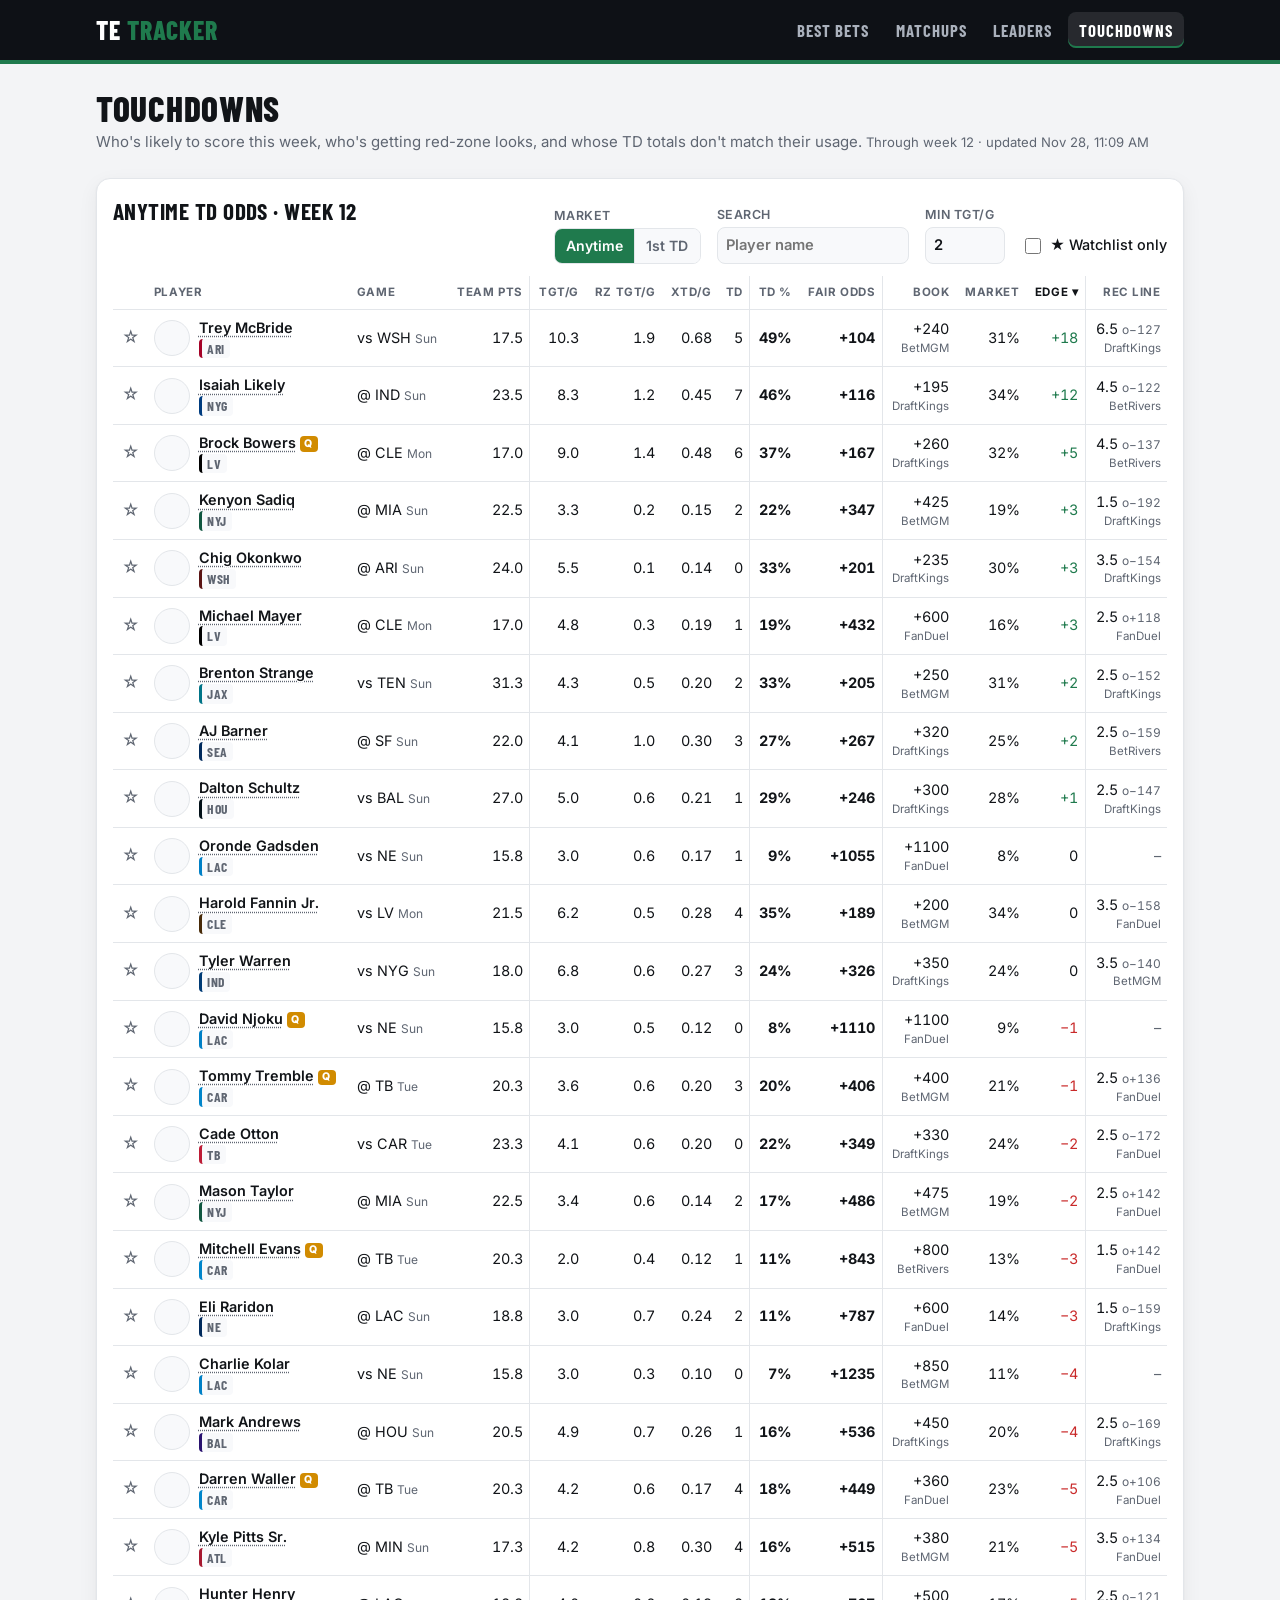
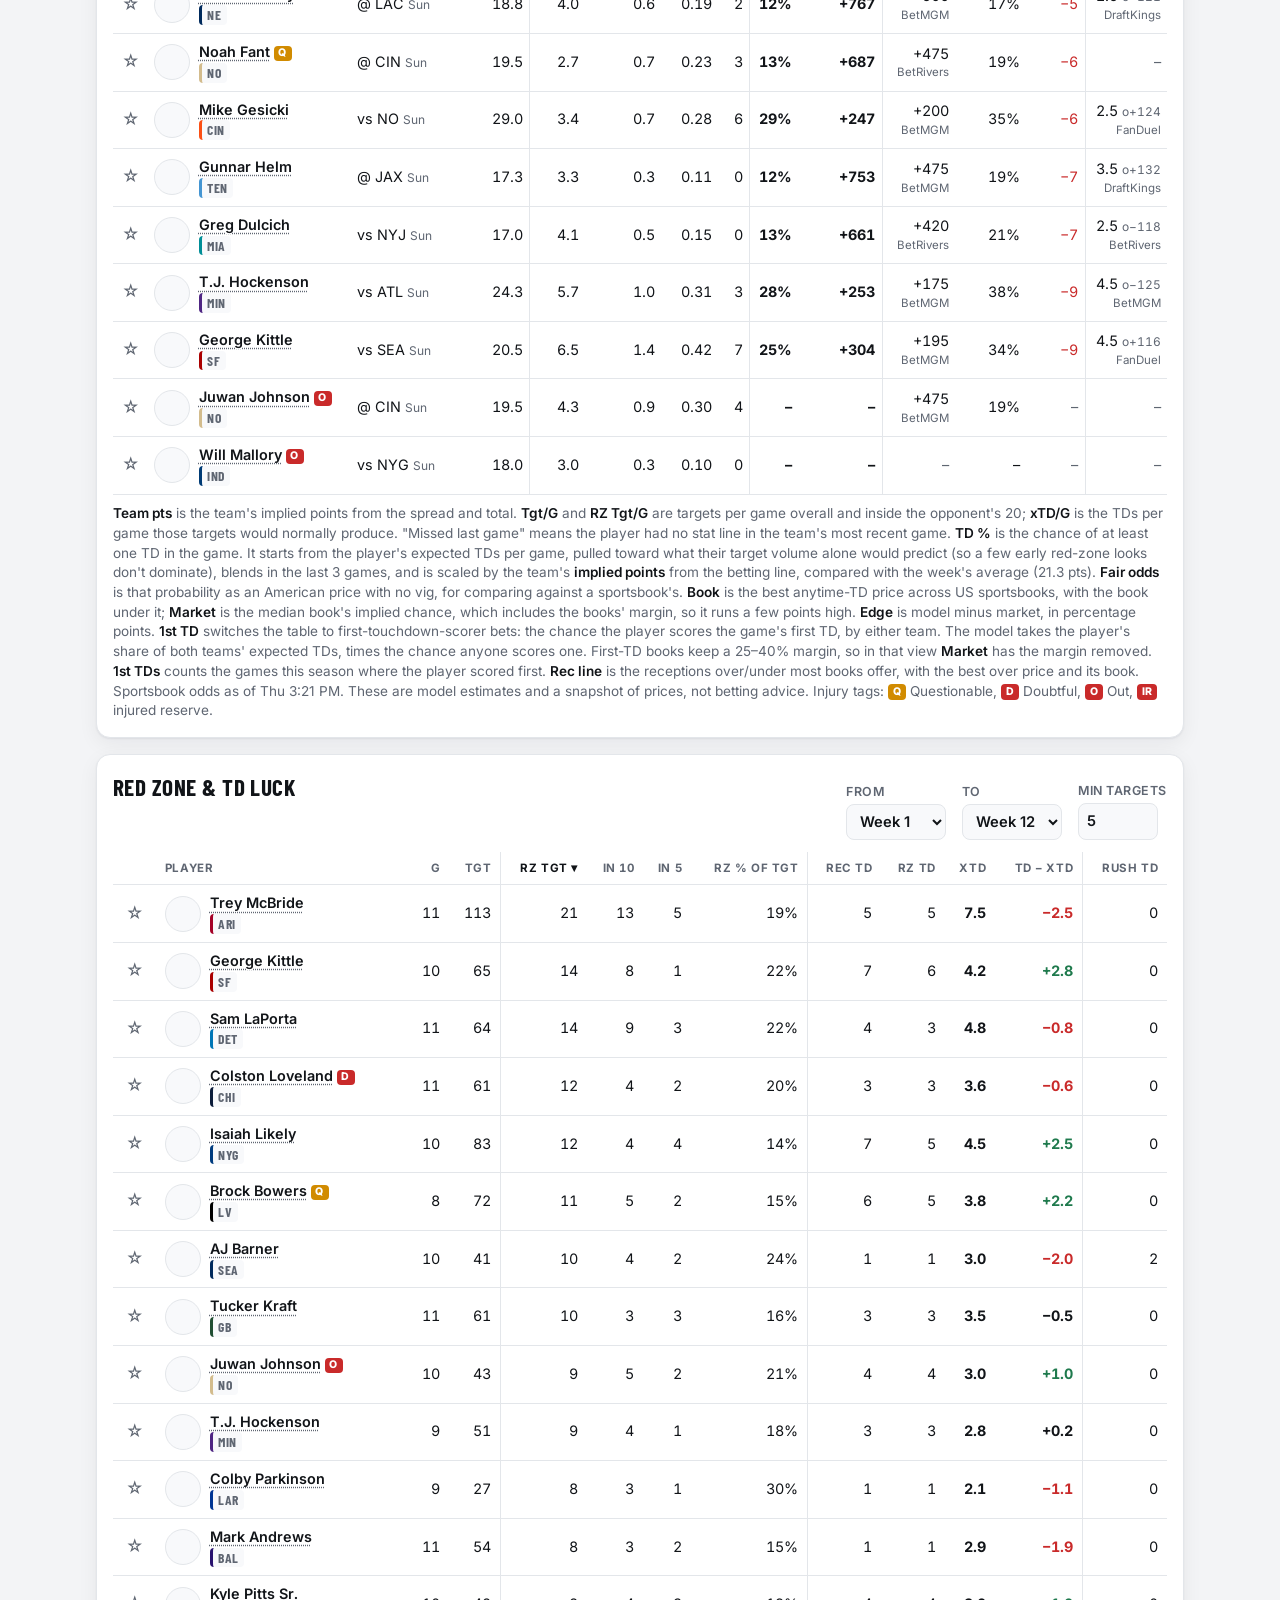
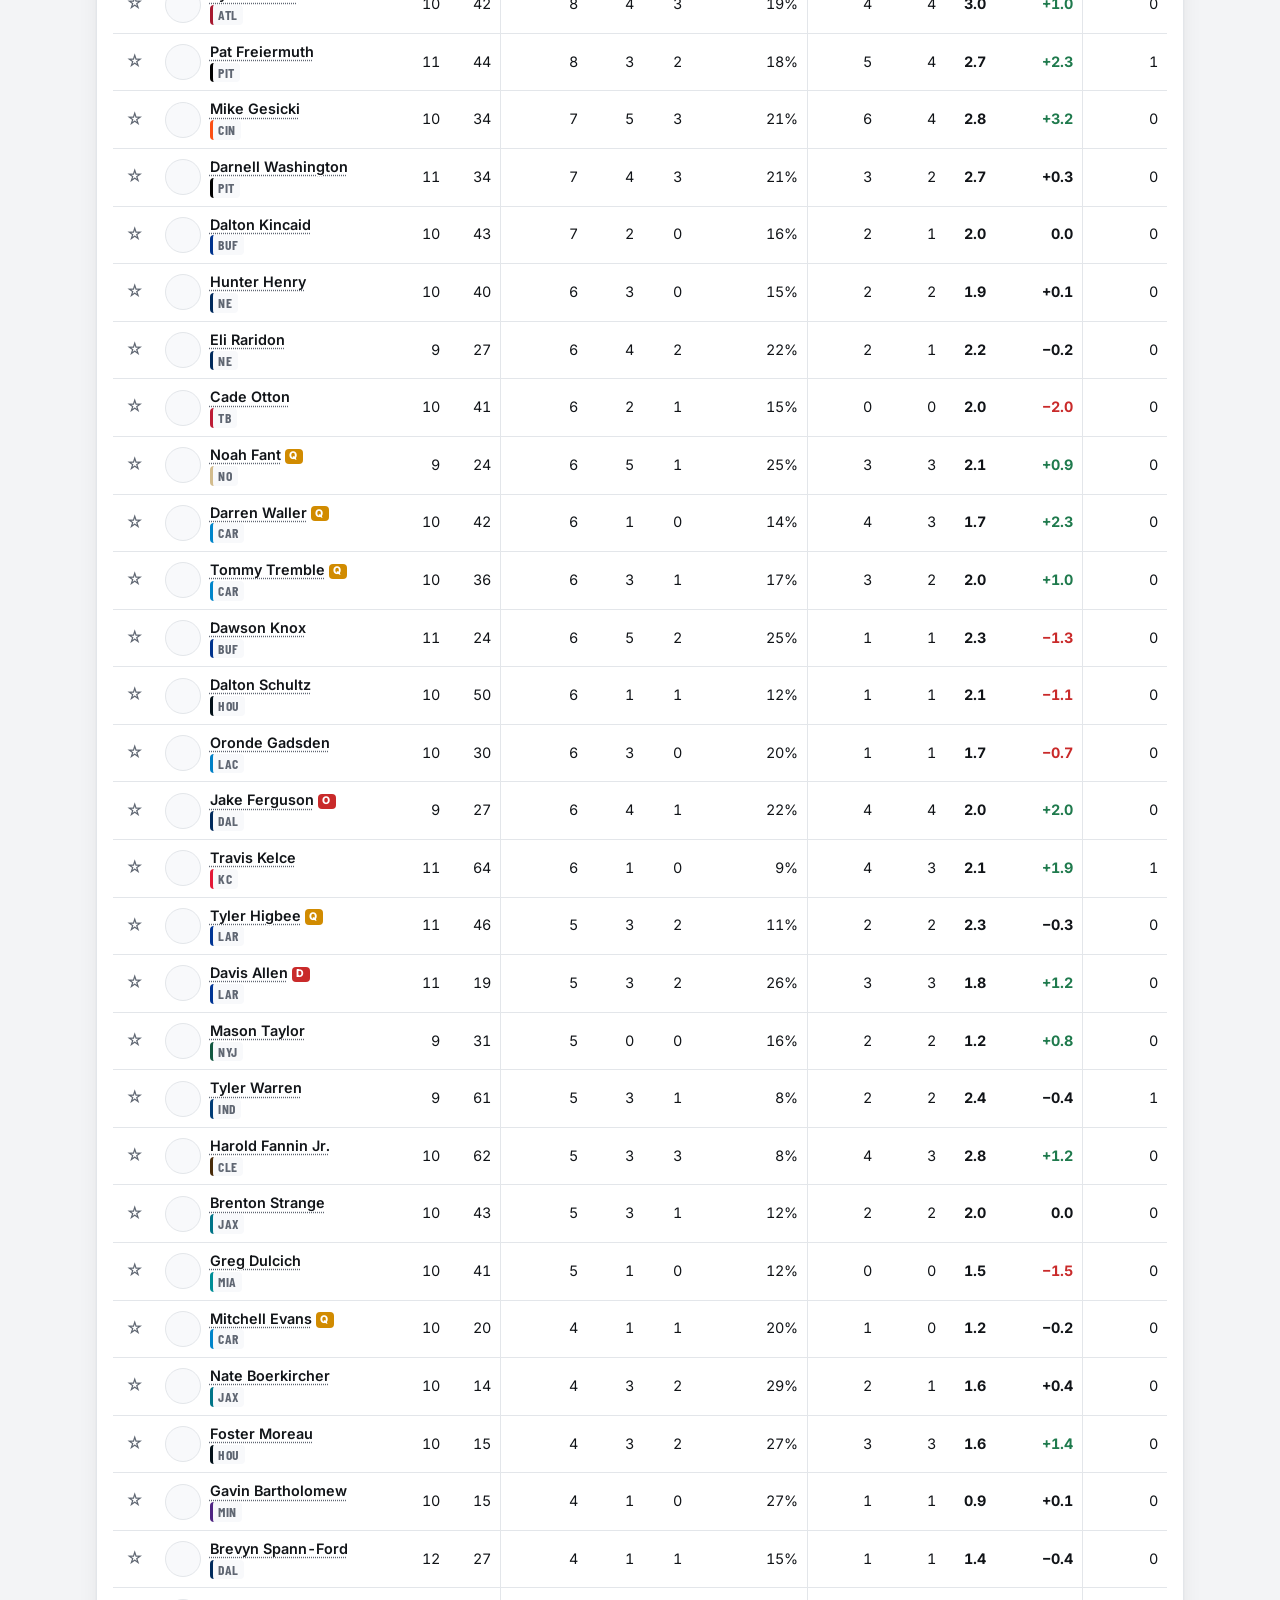
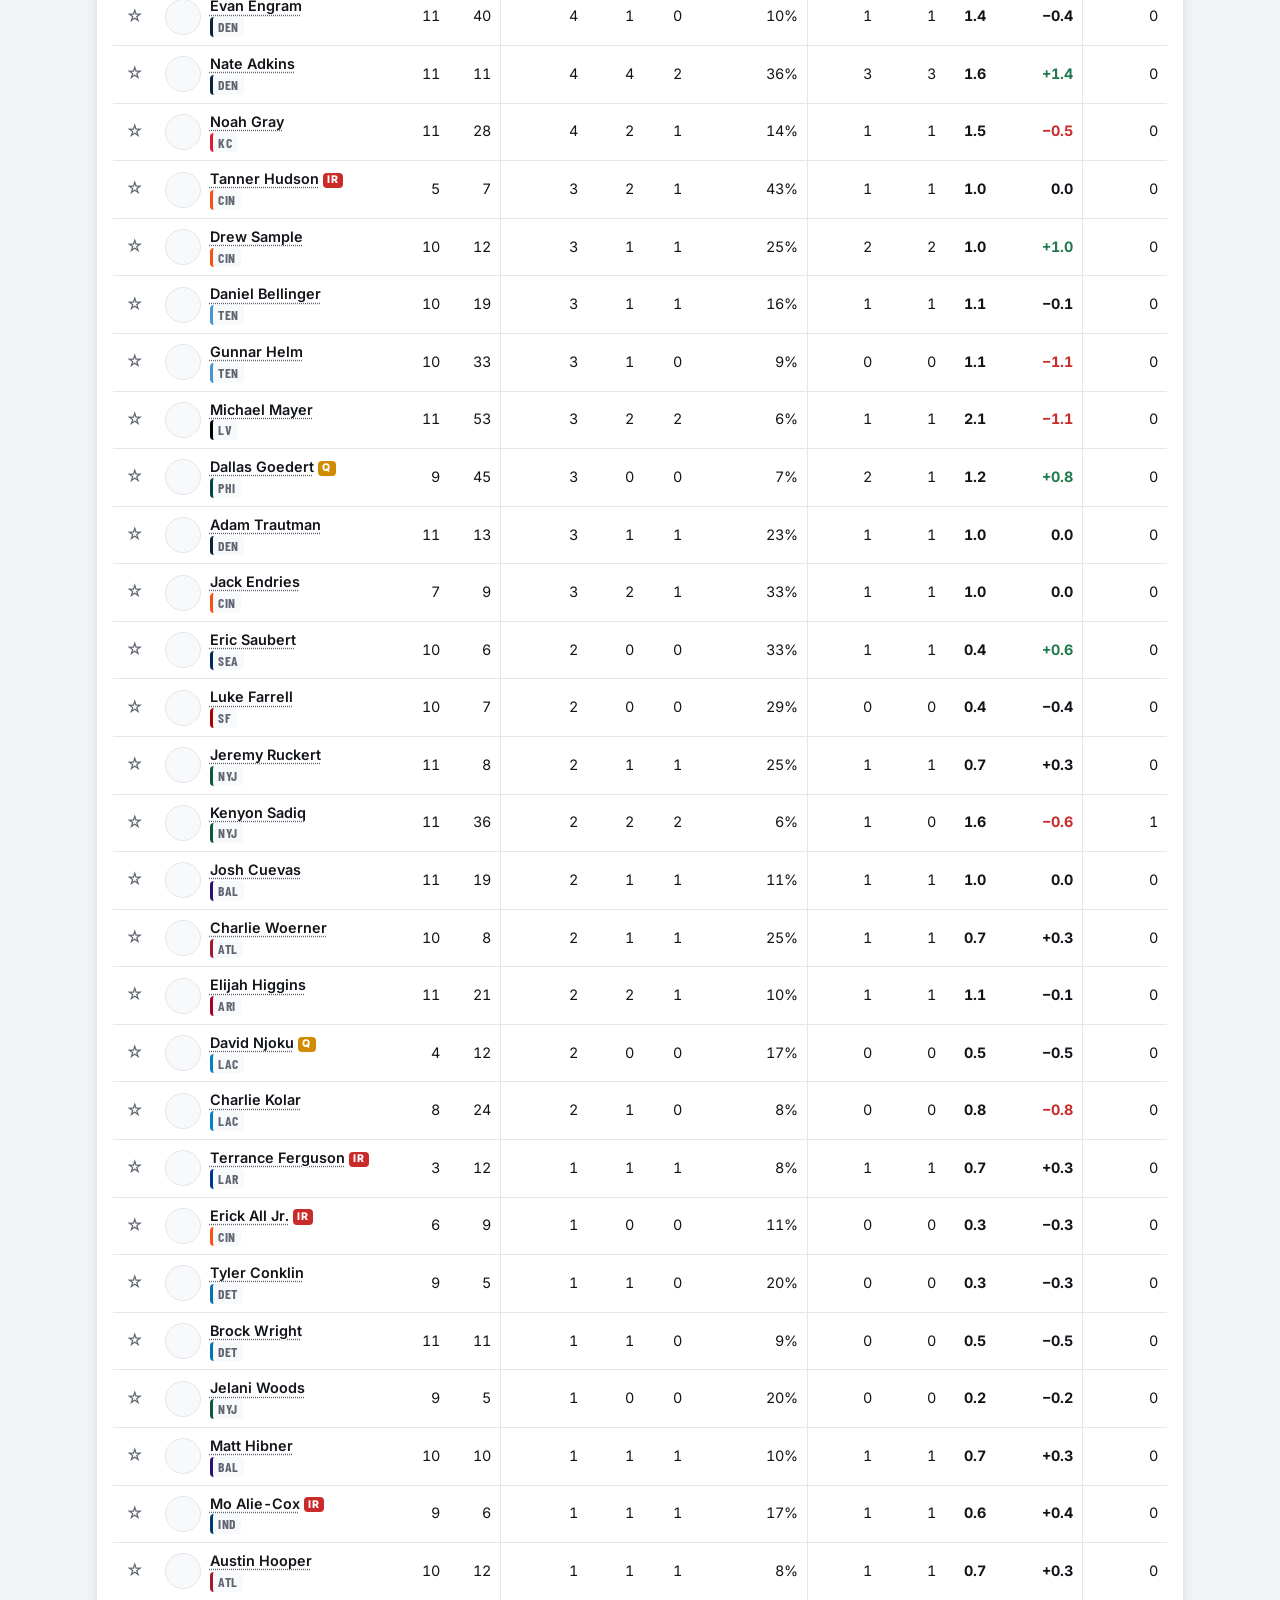
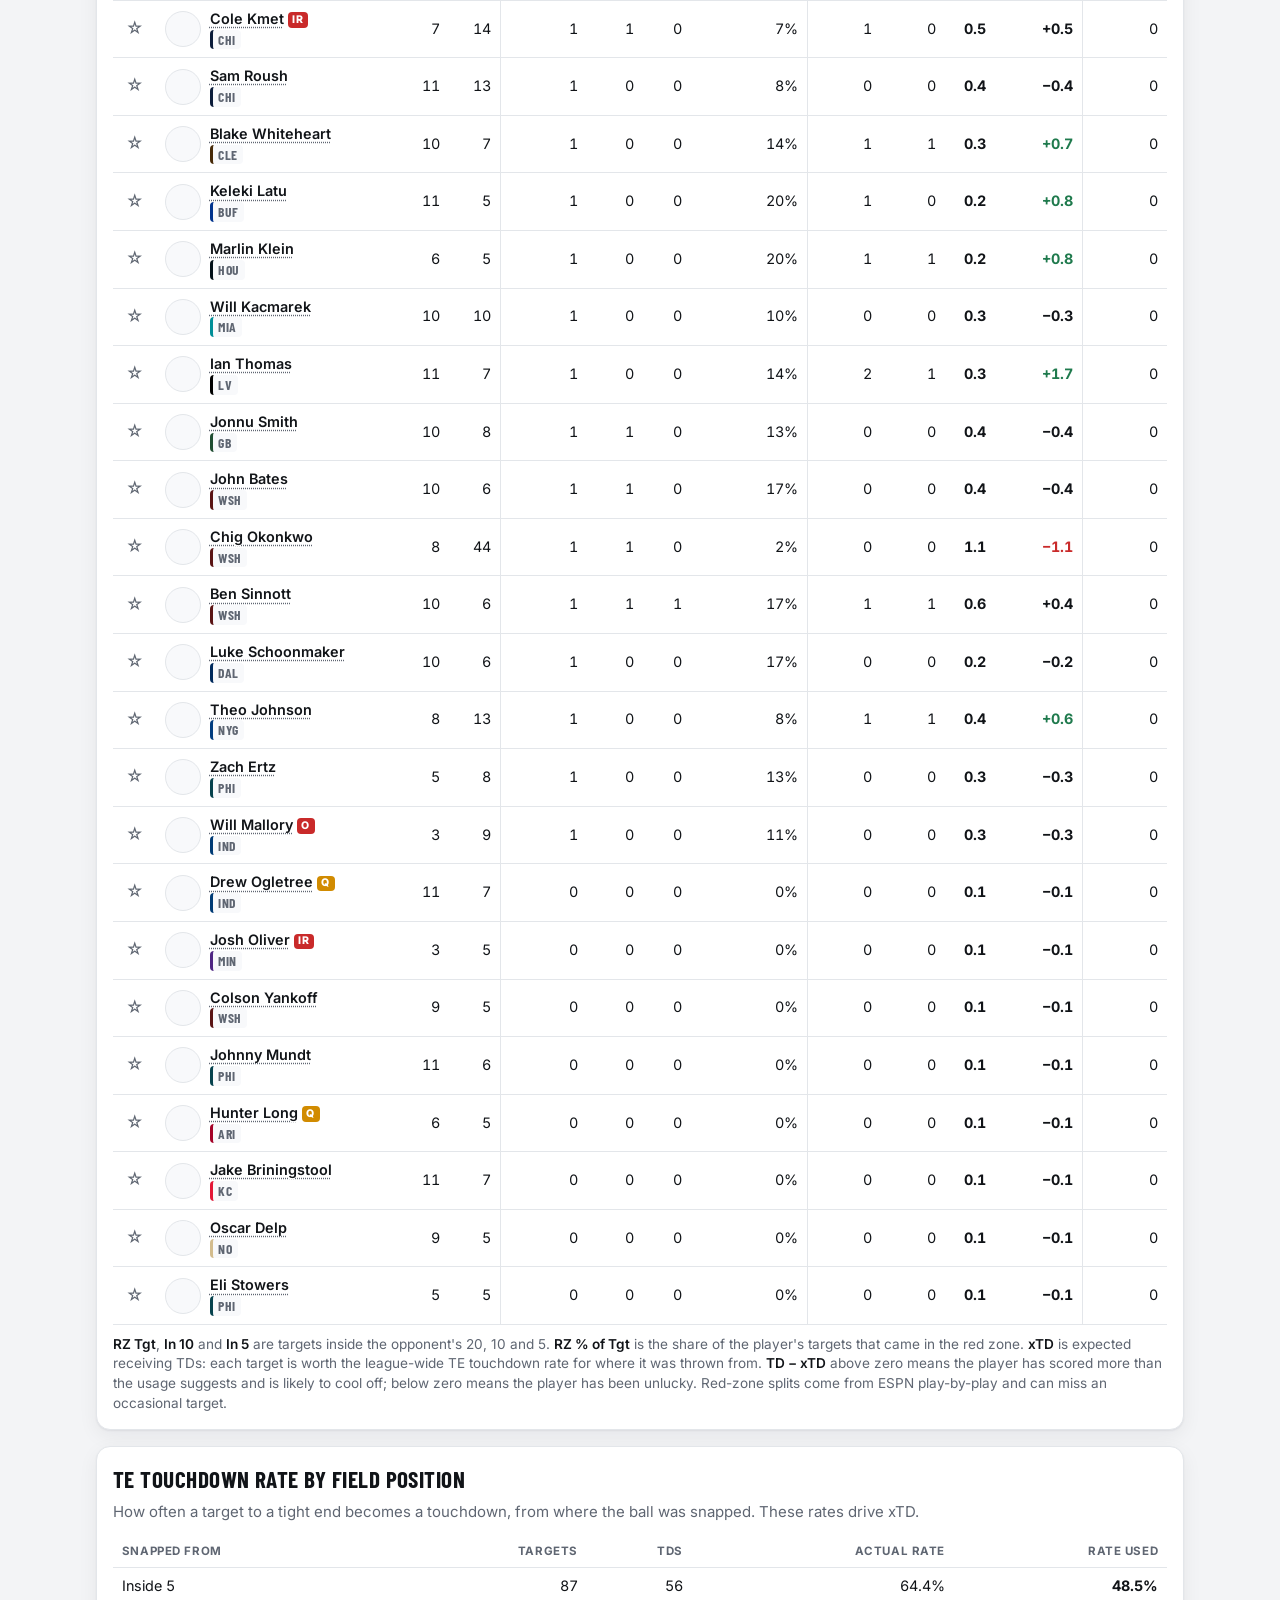
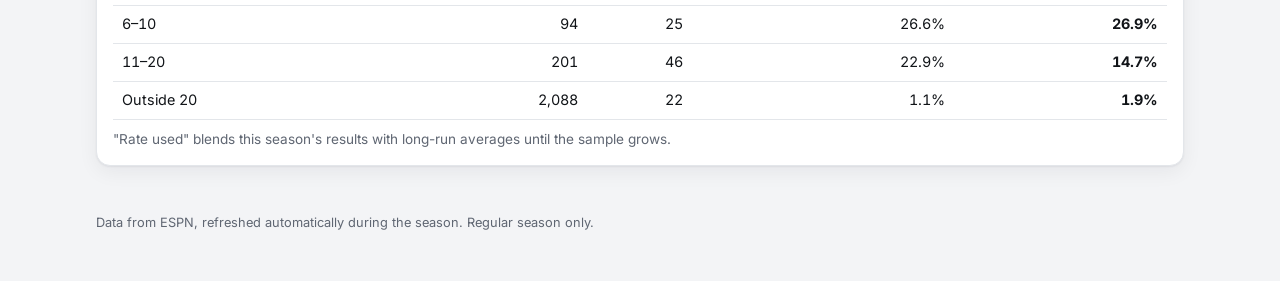
<file: touchdowns.html>
<!doctype html>
<html lang="en">
<head>
  <meta charset="utf-8">
  <meta name="viewport" content="width=device-width, initial-scale=1">
  <title>TE Touchdowns — TE Tracker</title>
  <meta name="description" content="Tight end touchdown odds, red-zone usage and expected touchdowns.">
  <link rel="preconnect" href="https://fonts.googleapis.com">
  <link rel="preconnect" href="https://fonts.gstatic.com" crossorigin>
  <link rel="stylesheet" href="https://fonts.googleapis.com/css2?family=Barlow+Condensed:wght@600;700;800&family=Inter:wght@400;500;600;700&display=swap">
  <link rel="stylesheet" href="style.css?v=151af41d">
</head>
<body>
  <header class="topbar">
    <div class="wrap">
      <a class="wordmark" href="./">TE <span>Tracker</span></a>
      <nav class="tabs">
        <a href="./">Best Bets</a>
        <a href="matchups.html">Matchups</a>
        <a href="leaders.html">Leaders</a>
        <a href="touchdowns.html" aria-current="page">Touchdowns</a>
      </nav>
    </div>
  </header>

  <main class="wrap">
    <div class="page-head">
      <h1>Touchdowns</h1>
      <p class="sub">Who's likely to score this week, who's getting red-zone looks, and whose TD totals don't match their usage. <span class="updated" id="updated"></span></p>
    </div>
    <div id="status" hidden></div>

    <section class="card">
      <div class="card-head">
        <h2 id="odds-title">Anytime TD odds</h2>
        <div class="controls">
          <div class="field">Market
            <div class="seg" id="mkt">
              <button type="button" data-v="any" aria-pressed="true">Anytime</button>
              <button type="button" data-v="first" aria-pressed="false">1st TD</button>
            </div>
          </div>
          <label class="field">Search<input type="search" id="q1" placeholder="Player name"></label>
          <label class="field">Min Tgt/G<input type="number" id="minTpg" min="0" step="0.5" value="2"></label>
          <label class="field inline"><input type="checkbox" id="watch1"> ★ Watchlist only</label>
        </div>
      </div>
      <div class="table-wrap tight"><div id="odds"></div></div>
      <p class="note">
        <b>Team pts</b> is the team's implied points from the spread and total. <b>Tgt/G</b> and <b>RZ Tgt/G</b> are targets per game
        overall and inside the opponent's 20; <b>xTD/G</b> is the TDs per game those targets would normally produce.
        "Missed last game" means the player had no stat line in the team's most recent game.
        <b>TD %</b> is the chance of at least one TD in the game. It starts from the player's expected TDs per game, pulled toward what their target volume alone would predict (so a few early red-zone looks don't dominate), blends in the last 3 games, and is scaled by the team's
        <b>implied points</b> from the betting line, compared with the week's average (<span id="avg-implied"></span>).
        <b>Fair odds</b> is that probability as an American price with no vig, for comparing against a sportsbook's.
        <b>Book</b> is the best anytime-TD price across US sportsbooks, with the book under it; <b>Market</b> is the median book's implied chance, which includes
        the books' margin, so it runs a few points high. <b>Edge</b> is model minus market, in percentage points.
        <b>1st TD</b> switches the table to first-touchdown-scorer bets: the chance the player scores the game's first TD, by either team.
        The model takes the player's share of both teams' expected TDs, times the chance anyone scores one. First-TD books keep a 25–40% margin,
        so in that view <b>Market</b> has the margin removed. <b>1st TDs</b> counts the games this season where the player scored first.
        <b>Rec line</b> is the receptions over/under most books offer, with the best over price and its book. <span id="odds-asof"></span>
        These are model estimates and a snapshot of prices, not betting advice. Injury tags: <span class="inj q">Q</span> Questionable, <span class="inj">D</span> Doubtful, <span class="inj">O</span> Out, <span class="inj">IR</span> injured reserve.
      </p>
    </section>

    <section class="card">
      <div class="card-head">
        <h2>Red zone &amp; TD luck</h2>
        <div class="controls">
          <label class="field">From<select id="from"></select></label>
          <label class="field">To<select id="to"></select></label>
          <label class="field">Min targets<input type="number" id="minTgt" min="0" step="1" value="5"></label>
        </div>
      </div>
      <div class="table-wrap"><div id="rz"></div></div>
      <p class="note">
        <b>RZ Tgt</b>, <b>In 10</b> and <b>In 5</b> are targets inside the opponent's 20, 10 and 5. <b>RZ % of Tgt</b> is the share of the
        player's targets that came in the red zone.
        <b>xTD</b> is expected receiving TDs: each target is worth the league-wide TE touchdown rate for where it was thrown from.
        <b>TD − xTD</b> above zero means the player has scored more than the usage suggests and is likely to cool off; below zero means the player has been unlucky.
        Red-zone splits come from ESPN play-by-play and can miss an occasional target.
      </p>
    </section>

    <section class="card">
      <h2>TE touchdown rate by field position</h2>
      <p class="sub" style="margin-bottom:.75rem">How often a target to a tight end becomes a touchdown, from where the ball was snapped. These rates drive xTD.</p>
      <div class="table-wrap"><div id="rates"></div></div>
    </section>

    <footer>Data from ESPN, refreshed automatically during the season. Regular season only.</footer>
  </main>

  <script src="model.js?v=3830f7f6"></script>
  <script src="common.js?v=7c817432"></script>
  <script>
    const $ = (id) => document.getElementById(id);
    const oddsState = { sort: "edge", dir: "desc" };
    const rzState = { sort: "tgt20", dir: "desc" };
    let data;

    const who = (r) => `<div class="who">${headshot(r.player)}<div>${playerLink(r)}<small>${teamChip(data, r.team)}${r.missedLast && !r.player?.injury ? ` <span class="flag">missed last game</span>` : ""}</small></div></div>`;

    // Anytime or first-TD view. The probability, price and market columns keep their keys in both,
    // so the chosen sort carries over when switching.
    const mkt = () => (oddsState.mkt === "first" ? "first" : "td");
    const pr = (r) => (mkt() === "first" ? r.firstProb : r.prob);
    const mktProb = (r) => (mkt() === "first" ? r.book?.first?.fairProb : r.book?.td?.marketProb);
    const oddsCols = () => [
      { key: "star", label: "", cls: "c", nosort: true, fmt: (r) => starButton(r.id, getWatchlist().has(r.id)) },
      { key: "name", label: "Player", cls: "l", asc: true, sort: (r) => r.player?.name ?? "", fmt: who },
      { key: "opp", label: "Game", cls: "l", asc: true, sort: (r) => r.up.opp, fmt: (r) => `${matchup(r.up)} <small class="muted">${new Date(r.up.date).toLocaleDateString(undefined, { weekday: "short" })}</small>` },
      { key: "implied", label: "Team pts", sort: (r) => r.up.implied, fmt: (r) => fmt.d1(r.up.implied) },
      { key: "tgtPg", label: "Tgt/G", cls: "sep", fmt: (r) => fmt.d1(r.tgtPg) },
      { key: "rzPg", label: "RZ Tgt/G", fmt: (r) => fmt.d1(r.rzPg) },
      { key: "xtdPg", label: "xTD/G", fmt: (r) => fmt.d2(r.xtdPg) },
      { key: "td", label: "TD", fmt: (r) => r.td + r.rushTd },
      ...(mkt() === "first"
        ? [{ key: "firstTd", label: "1st TDs", fmt: (r) => r.firstTd }]
        : []),
      { key: "prob", label: mkt() === "first" ? "1st TD %" : "TD %", cls: "sep key", sort: pr, fmt: (r) => (mkt() === "first" ? fmt.pct(r.firstProb) : fmt.pct0(r.prob)) },
      { key: "odds", label: "Fair odds", cls: "key", sort: pr, fmt: (r) => fmt.odds(pr(r)) },
      { key: "book", label: "Book", cls: "sep", sort: (r) => impliedProb(r.book?.[mkt()]?.best), fmt: (r) => bookTdCell(r.book, mkt()) },
      { key: "market", label: "Market", sort: mktProb, fmt: (r) => (mkt() === "first" ? fmt.pct(mktProb(r)) : fmt.pct0(mktProb(r))) },
      { key: "edge", label: "Edge", sort: (r) => (pr(r) != null && mktProb(r) != null ? pr(r) - mktProb(r) : null), fmt: (r) => edgeCell(pr(r), mktProb(r)) },
      // The 1st TD view swaps the receptions line for the 1st TDs column so the table still fits at 1280px.
      ...(mkt() === "first"
        ? []
        : [{ key: "rec", label: "Rec line", cls: "sep", sort: (r) => r.book?.rec?.line, fmt: (r) => recLineCell(r.book) }]),
    ];

    const rzCols = [
      { key: "star", label: "", cls: "c", nosort: true, fmt: (r) => starButton(r.id, getWatchlist().has(r.id)) },
      { key: "name", label: "Player", cls: "l", asc: true, sort: (r) => r.player?.name ?? "", fmt: who },
      { key: "gp", label: "G", fmt: (r) => r.gp },
      { key: "tgt", label: "Tgt", fmt: (r) => r.tgt },
      { key: "tgt20", label: "RZ Tgt", cls: "sep", fmt: (r) => r.tgt20 },
      { key: "tgt10", label: "In 10", fmt: (r) => r.tgt10 },
      { key: "tgt5", label: "In 5", fmt: (r) => r.tgt5 },
      { key: "rzShare", label: "RZ % of Tgt", fmt: (r) => fmt.pct0(r.rzShare) },
      { key: "td", label: "Rec TD", cls: "sep", fmt: (r) => r.td },
      { key: "td20", label: "RZ TD", fmt: (r) => r.td20 },
      { key: "xtd", label: "xTD", cls: "key", fmt: (r) => fmt.d1(r.xtd) },
      { key: "tdDiff", label: "TD − xTD", cls: "key", fmt: (r) => `<span class="${r.tdDiff > 0.5 ? "pos" : r.tdDiff < -0.5 ? "neg" : ""}">${fmt.signed(r.tdDiff)}</span>` },
      { key: "rushTd", label: "Rush TD", cls: "sep", fmt: (r) => r.rushTd },
    ];

    function renderOdds() {
      const q = $("q1").value.trim().toLowerCase();
      const min = +$("minTpg").value || 0;
      const watch = getWatchlist();
      const rows = tdOdds(data).map((r) => ({ ...r, book: playerOdds(data, r.id, r.up.home ? r.team : r.up.opp, r.up.home ? r.up.opp : r.team) })).filter(
        (r) => r.tgtPg >= min && (!$("watch1").checked || watch.has(r.id)) && (!q || (r.player?.name ?? "").toLowerCase().includes(q))
      );
      renderTable($("odds"), rows, oddsCols(), oddsState, renderOdds);
      setParams({ mkt: oddsState.mkt === "first" ? "first" : "" });
    }

    function renderRz() {
      let from = +$("from").value, to = +$("to").value;
      if (from > to) [from, to] = [to, from];
      const min = +$("minTgt").value || 0;
      const rows = aggregate(data, gamesFor(data, { from, to })).filter((r) => r.tgt >= min);
      for (const r of rows) r.rzShare = r.tgt ? r.tgt20 / r.tgt : null;
      renderTable($("rz"), rows, rzCols, rzState, renderRz);
    }

    function renderRates() {
      const m = tdModel(data);
      $("rates").innerHTML = `<table class="grid"><thead><tr><th class="l">Snapped from</th><th>Targets</th><th>TDs</th><th>Actual rate</th><th>Rate used</th></tr></thead><tbody>${TD_ZONES.map((z) => {
        const t = m.totals[z.key];
        return `<tr><td class="l">${z.label}</td><td>${fmt.int(t.tgt)}</td><td>${fmt.int(t.td)}</td><td>${t.tgt ? fmt.pct(t.td / t.tgt) : "–"}</td><td class="key">${fmt.pct(m.rates[z.key])}</td></tr>`;
      }).join("")}</tbody></table>
      <p class="note">"Rate used" blends this season's results with long-run averages until the sample grows.</p>`;
    }

    (async () => {
      try {
        data = await loadData();
        $("updated").textContent = updatedText(data);
        const wk = data.upcoming?.[0]?.week;
        const setMkt = (v) => {
          oddsState.mkt = v === "first" ? "first" : "any";
          if (oddsState.sort === (oddsState.mkt === "first" ? "rec" : "firstTd")) oddsState.sort = "edge";
          $("mkt").querySelectorAll("button").forEach((b) => b.setAttribute("aria-pressed", b.dataset.v === oddsState.mkt));
          const name = oddsState.mkt === "first" ? "First TD odds" : "Anytime TD odds";
          $("odds-title").textContent = wk ? `${name} · Week ${wk}` : name;
        };
        setMkt(getParams().mkt);
        $("mkt").addEventListener("click", (e) => {
          const b = e.target.closest("button");
          if (b) { setMkt(b.dataset.v); if (data.upcoming?.length) renderOdds(); }
        });
        $("odds-asof").textContent = data.odds ? `${oddsAsOf(data)}.` : "Sportsbook odds aren't loaded yet.";
        $("avg-implied").textContent = `${fmt.d1(tdModel(data).avgImplied)} pts`;
        if (!data.upcoming?.length) $("odds").innerHTML = `<p class="muted">No upcoming games with betting lines yet.</p>`;
        for (const w of data.weeks) {
          $("from").add(new Option(`Week ${w}`, w));
          $("to").add(new Option(`Week ${w}`, w));
        }
        $("from").value = data.weeks[0];
        $("to").value = data.weeks.at(-1);
        for (const id of ["q1", "minTpg"]) $(id).addEventListener("input", renderOdds);
        $("watch1").addEventListener("change", renderOdds);
        for (const id of ["from", "to"]) $(id).addEventListener("change", renderRz);
        $("minTgt").addEventListener("input", renderRz);
        initStars(() => $("watch1").checked && renderOdds());
        if (data.upcoming?.length) renderOdds();
        renderRz();
        renderRates();
      } catch (err) {
        showError(err);
      }
    })();
  </script>
</body>
</html>
</file>
<file: style.css>
/* Shared styles for every page. Same visual direction as h2h: dark top bar,
   Barlow Condensed display type, Inter body. */

:root {
  color-scheme: light dark;
  --bg: #f3f4f6;
  --surface: #ffffff;
  --surface-2: #f8f9fb;
  --fg: #111418;
  --muted: #5f6672;
  --border: #e3e6ea;
  --shadow: 0 1px 2px rgba(16, 20, 26, .06), 0 6px 20px rgba(16, 20, 26, .06);
  --topbar: #0e1116;
  --accent: #1f7a4d;
  --accent-fg: #ffffff;
  --accent-soft: rgba(31, 122, 77, .12);
  --pos: #1f7a4d;
  --neg: #c92a2a;
  --star: #e8a400;
  --display: "Barlow Condensed", "Arial Narrow", "Helvetica Neue", sans-serif;
  --body: "Inter", -apple-system, BlinkMacSystemFont, "Segoe UI", Roboto, sans-serif;
  --radius: 14px;
}
@media (prefers-color-scheme: dark) {
  :root {
    --bg: #0b0d11;
    --surface: #15181e;
    --surface-2: #1b1f26;
    --fg: #e9ecf1;
    --muted: #9aa2ad;
    --border: #2a2f38;
    --shadow: 0 1px 2px rgba(0, 0, 0, .4), 0 8px 24px rgba(0, 0, 0, .35);
    --topbar: #05070a;
    --accent: #3ccf8a;
    --accent-fg: #04140c;
    --accent-soft: rgba(60, 207, 138, .14);
    --pos: #3ccf8a;
    --neg: #ff6b6b;
    --star: #ffc53d;
  }
}

* { box-sizing: border-box; }
[hidden] { display: none !important; }
html { -webkit-text-size-adjust: 100%; }
body {
  margin: 0;
  background: var(--bg);
  color: var(--fg);
  font-family: var(--body);
  font-size: 15px;
  line-height: 1.45;
}
a { color: var(--accent); }
.wrap { max-width: 1120px; margin: 0 auto; padding: 0 1rem; }

/* ---- Top bar ---- */
.topbar { background: var(--topbar); color: #fff; border-bottom: 4px solid var(--accent); }
.topbar .wrap { display: flex; align-items: center; justify-content: space-between; gap: 1rem; min-height: 60px; flex-wrap: wrap; }
.wordmark {
  font-family: var(--display); font-weight: 800; font-size: 1.6rem; letter-spacing: .04em;
  color: #fff; text-decoration: none; text-transform: uppercase; white-space: nowrap;
}
.wordmark span { color: var(--accent); }
.tabs { display: flex; gap: .25rem; overflow-x: auto; }
.tabs a {
  font-family: var(--display); font-weight: 700; font-size: 1.05rem; letter-spacing: .06em;
  text-transform: uppercase; color: #aab1bc; text-decoration: none;
  padding: .35rem .7rem; border-radius: 8px; white-space: nowrap;
}
.tabs a:hover { color: #fff; background: rgba(255, 255, 255, .06); }
.tabs a[aria-current="page"] { color: #fff; background: rgba(255, 255, 255, .1); box-shadow: inset 0 -2px 0 var(--accent); }

/* ---- Page header ---- */
.page-head { padding: 1.6rem 0 .6rem; }
h1, h2, h3 { font-family: var(--display); letter-spacing: .02em; margin: 0; }
h1 { font-size: 2.2rem; font-weight: 800; text-transform: uppercase; line-height: 1.05; }
h2 { font-size: 1.45rem; font-weight: 700; text-transform: uppercase; }
.sub { color: var(--muted); margin: .25rem 0 0; }
.updated { color: var(--muted); font-size: .82rem; }

/* ---- Cards & controls ---- */
.card {
  background: var(--surface); border: 1px solid var(--border); border-radius: var(--radius);
  box-shadow: var(--shadow); padding: 1rem; margin: 1rem 0;
}
.card-head { display: flex; align-items: baseline; justify-content: space-between; gap: .75rem; flex-wrap: wrap; margin-bottom: .75rem; }
.note { color: var(--muted); font-size: .85rem; margin: .6rem 0 0; }
.note b { color: var(--fg); font-weight: 600; }

.controls { display: flex; flex-wrap: wrap; gap: .6rem 1rem; align-items: end; }
.field { display: flex; flex-direction: column; gap: .2rem; font-size: .78rem; color: var(--muted); font-weight: 600; text-transform: uppercase; letter-spacing: .04em; }
.field.inline { flex-direction: row; align-items: center; gap: .4rem; text-transform: none; letter-spacing: 0; font-size: .9rem; color: var(--fg); font-weight: 500; padding-bottom: .45rem; }
select, input[type="search"], input[type="text"], input[type="number"] {
  font: inherit; font-size: .92rem; color: var(--fg); background: var(--surface-2);
  border: 1px solid var(--border); border-radius: 8px; padding: .42rem .55rem; min-width: 0;
}
input[type="number"] { width: 5rem; }
input[type="search"], input[type="text"] { width: 12rem; }
select:focus, input:focus, button:focus-visible { outline: 2px solid var(--accent); outline-offset: 1px; }
input[type="checkbox"] { accent-color: var(--accent); width: 1rem; height: 1rem; }
.btn {
  font: inherit; font-weight: 600; font-size: .9rem; cursor: pointer;
  background: var(--accent); color: var(--accent-fg); border: 0; border-radius: 8px; padding: .45rem .85rem;
}
.btn.ghost { background: transparent; color: var(--fg); border: 1px solid var(--border); }

.seg { display: inline-flex; border: 1px solid var(--border); border-radius: 8px; overflow: hidden; }
.seg button {
  font: inherit; font-size: .88rem; font-weight: 600; background: var(--surface-2); color: var(--muted);
  border: 0; padding: .42rem .7rem; cursor: pointer;
}
.seg button + button { border-left: 1px solid var(--border); }
.seg button[aria-pressed="true"] { background: var(--accent); color: var(--accent-fg); }

#status { padding: .8rem 1rem; border-radius: 10px; background: var(--accent-soft); margin: 1rem 0; }

/* ---- Tables ---- */
.table-wrap { overflow-x: auto; margin: 0 -1rem; padding: 0 1rem; }
table.grid { border-collapse: collapse; width: 100%; font-variant-numeric: tabular-nums; font-size: .9rem; }
.grid th, .grid td { padding: .5rem .55rem; text-align: right; white-space: nowrap; border-bottom: 1px solid var(--border); }
.grid th { font-size: .72rem; text-transform: uppercase; letter-spacing: .05em; color: var(--muted); font-weight: 700; vertical-align: bottom; position: sticky; top: 0; background: var(--surface); }
.grid th button { all: unset; cursor: pointer; }
.grid th.sorted { color: var(--fg); }
.grid th.sorted.desc button::after { content: " ▾"; }
.grid th.sorted.asc button::after { content: " ▴"; }
.grid tbody tr:hover { background: var(--surface-2); }
.grid .l { text-align: left; }
.grid .c { text-align: center; }
.grid .key { font-weight: 700; }
.grid td.empty { text-align: center; color: var(--muted); padding: 2rem; }
.grid .rank { color: var(--muted); width: 2rem; }
.grid .sep { border-left: 1px solid var(--border); }
.grid thead tr.grp th { text-align: center; padding-bottom: .1rem; border-bottom: 0; color: var(--fg); letter-spacing: .08em; }
.who { display: flex; align-items: center; gap: .55rem; min-width: 11rem; }
.who small { display: block; color: var(--muted); font-size: .76rem; }
/* A second line in a table cell (the book under a price): visible text instead of a tooltip. */
.grid small.ln { display: block; color: var(--muted); font-size: .72rem; font-weight: 400; }
.pname { color: var(--fg); font-weight: 600; text-decoration: underline dotted; text-decoration-color: var(--muted); text-underline-offset: 3px; }
.pname:hover { color: var(--accent); text-decoration: underline; }
.pos { color: var(--pos); }
.neg { color: var(--neg); }
.muted { color: var(--muted); }
.flag { font-size: .72rem; color: var(--neg); font-weight: 600; }
.inj { display: inline-block; font-size: .66rem; font-weight: 800; letter-spacing: .03em; line-height: 1; padding: .15rem .3rem; border-radius: 4px; vertical-align: 1px; color: #fff; background: var(--neg); }
.inj.q { background: #d18b00; }

.hs { border-radius: 50%; background: var(--surface-2); object-fit: cover; flex: none; border: 1px solid var(--border); }
.hs-x { display: inline-block; width: 36px; height: 36px; }
.team {
  display: inline-block; font-family: var(--display); font-weight: 700; font-size: .85rem; letter-spacing: .04em;
  padding: 0 .35rem; border-radius: 4px; border-left: 3px solid var(--team); background: var(--surface-2);
}
.star { all: unset; cursor: pointer; color: var(--muted); font-size: 1.05rem; line-height: 1; padding: .1rem; }
.star.on { color: var(--star); }
.star:focus-visible { outline: 2px solid var(--accent); border-radius: 4px; }


/* ---- Stat tiles ---- */
.tiles { display: grid; grid-template-columns: repeat(auto-fill, minmax(130px, 1fr)); gap: .6rem; }
.tile { background: var(--surface-2); border: 1px solid var(--border); border-radius: 10px; padding: .6rem .75rem; }
.tile .k { font-size: .72rem; text-transform: uppercase; letter-spacing: .05em; color: var(--muted); font-weight: 700; }
.tile .v { font-family: var(--display); font-size: 1.7rem; font-weight: 700; line-height: 1.1; font-variant-numeric: tabular-nums; }
.tile .s { font-size: .78rem; color: var(--muted); }

/* ---- Player header ---- */
.phead { display: flex; align-items: center; gap: 1rem; flex-wrap: wrap; }
.phead .hs { width: 96px; height: 96px; }
.phead .meta { color: var(--muted); }
.phead .actions { margin-left: auto; display: flex; gap: .5rem; }

/* ---- Charts ---- */
.charts { display: grid; grid-template-columns: repeat(auto-fit, minmax(320px, 1fr)); gap: 1rem; }
.chart-box { position: relative; height: 240px; }
.chart-box.tall { height: 320px; }

.two-col { display: grid; grid-template-columns: 1fr 1fr; gap: 1rem; }
footer { color: var(--muted); font-size: .8rem; padding: 2rem 0 3rem; }

@media (max-width: 720px) {
  h1 { font-size: 1.8rem; }
  .two-col { grid-template-columns: 1fr; }
  .charts { grid-template-columns: 1fr; }
  .phead .actions { margin-left: 0; }
  input[type="search"], input[type="text"] { width: 100%; }
  .controls .field:has(input[type="search"]) { flex: 1 1 100%; }
}

/* ---- Matchups ---- */
.day { font-family: var(--display); font-size: 1.2rem; font-weight: 700; text-transform: uppercase; letter-spacing: .04em; color: var(--muted); margin: 1.4rem 0 .5rem; }
.game { background: var(--surface); border: 1px solid var(--border); border-radius: var(--radius); box-shadow: var(--shadow); margin: .6rem 0; }
.game > summary { list-style: none; cursor: pointer; padding: .8rem 1rem; display: grid; grid-template-columns: minmax(0, 1fr) auto; gap: .4rem 1rem; align-items: center; }
.game > summary::-webkit-details-marker { display: none; }
.game > summary:focus-visible { outline: 2px solid var(--accent); border-radius: var(--radius); }
.game[open] > summary { border-bottom: 1px solid var(--border); }
.g-teams { display: flex; flex-direction: column; gap: .3rem; min-width: 0; }
.g-team { display: flex; align-items: center; gap: .5rem; min-width: 0; }
.g-team img { width: 28px; height: 28px; flex: none; }
.g-team .nm { font-weight: 600; white-space: nowrap; overflow: hidden; text-overflow: ellipsis; }
.g-team .sc { font-family: var(--display); font-weight: 700; font-size: 1.25rem; margin-left: auto; padding-left: .5rem; font-variant-numeric: tabular-nums; }
.g-team.lost .nm, .g-team.lost .sc { color: var(--muted); }
.g-team .imp { color: var(--muted); font-size: .8rem; white-space: nowrap; }
.g-team .topte { color: var(--muted); font-size: .8rem; white-space: nowrap; overflow: hidden; text-overflow: ellipsis; }
.g-meta { text-align: right; font-size: .85rem; color: var(--muted); white-space: nowrap; display: flex; flex-direction: column; gap: .15rem; align-items: flex-end; }
.g-meta .st { color: var(--fg); font-weight: 600; }
.g-meta .live { color: var(--neg); }
.g-meta .chev { font-size: 1.1rem; line-height: 1; color: var(--fg); transition: transform .15s; }
.g-team .short { display: none; }
.game[open] .chev { transform: rotate(180deg); }
.g-body { padding: .2rem 1rem 1rem; }
.g-side { margin-top: .9rem; }
.g-side h3 { display: flex; align-items: center; gap: .5rem; font-size: 1.15rem; text-transform: uppercase; margin-bottom: .3rem; }
.g-side h4 { font-size: .75rem; text-transform: uppercase; letter-spacing: .05em; color: var(--muted); margin: .7rem 0 .2rem; }
.g-side .grid th, .g-side .grid td, .tight .grid th, .tight .grid td { padding-left: .4rem; padding-right: .4rem; }
.g-side .def { font-size: .85rem; color: var(--muted); margin: .4rem 0 0; }
.g-side .def b { color: var(--fg); }
.grid tr.watched td { background: var(--accent-soft); }
.grid tr.minor { display: none; }
.g-side.all .grid tr.minor { display: table-row; }
.linkbtn { all: unset; cursor: pointer; color: var(--accent); font-size: .85rem; font-weight: 600; margin-top: .3rem; display: inline-block; }
.linkbtn:focus-visible { outline: 2px solid var(--accent); border-radius: 4px; }
@media (max-width: 720px) {
  .game > summary { grid-template-columns: minmax(0, 1fr); }
  .g-meta { text-align: left; align-items: flex-start; flex-direction: row; flex-wrap: wrap; gap: .2rem .6rem; }
  .g-meta .chev { display: none; }
  .g-team .full { display: none; }
  .g-team .short { display: inline; }
  .tabs a { padding: .35rem .45rem; font-size: .98rem; letter-spacing: .04em; }
}

/* ---- Best bets ---- */
.cat-head { display: flex; align-items: baseline; justify-content: space-between; gap: .5rem 1rem; flex-wrap: wrap; }
.cat-head p { margin: .2rem 0 0; color: var(--muted); font-size: .88rem; max-width: 60ch; }
.why { display: block; color: var(--muted); font-size: .76rem; font-weight: 400; white-space: normal; max-width: 46ch; margin-top: .15rem; }
.bets .grid td { vertical-align: top; }
.bets .who { align-items: flex-start; }
.result { font-weight: 700; }
.banner { padding: .8rem 1rem; border-radius: 10px; background: var(--accent-soft); margin: 1rem 0; font-size: .92rem; }
.bets tr.close td { opacity: .62; }
.bets tr.close:hover td { opacity: 1; }
.cc { display: inline-block; font-size: .62rem; font-weight: 800; letter-spacing: .04em; padding: .12rem .28rem; border-radius: 4px; border: 1px solid var(--border); color: var(--muted); }
/* Total rows: separated from the categories above and bolded so they read as a sum. */
.grid tfoot td { font-weight: 700; border-top: 2px solid var(--border); border-bottom: 0; }
</file>
